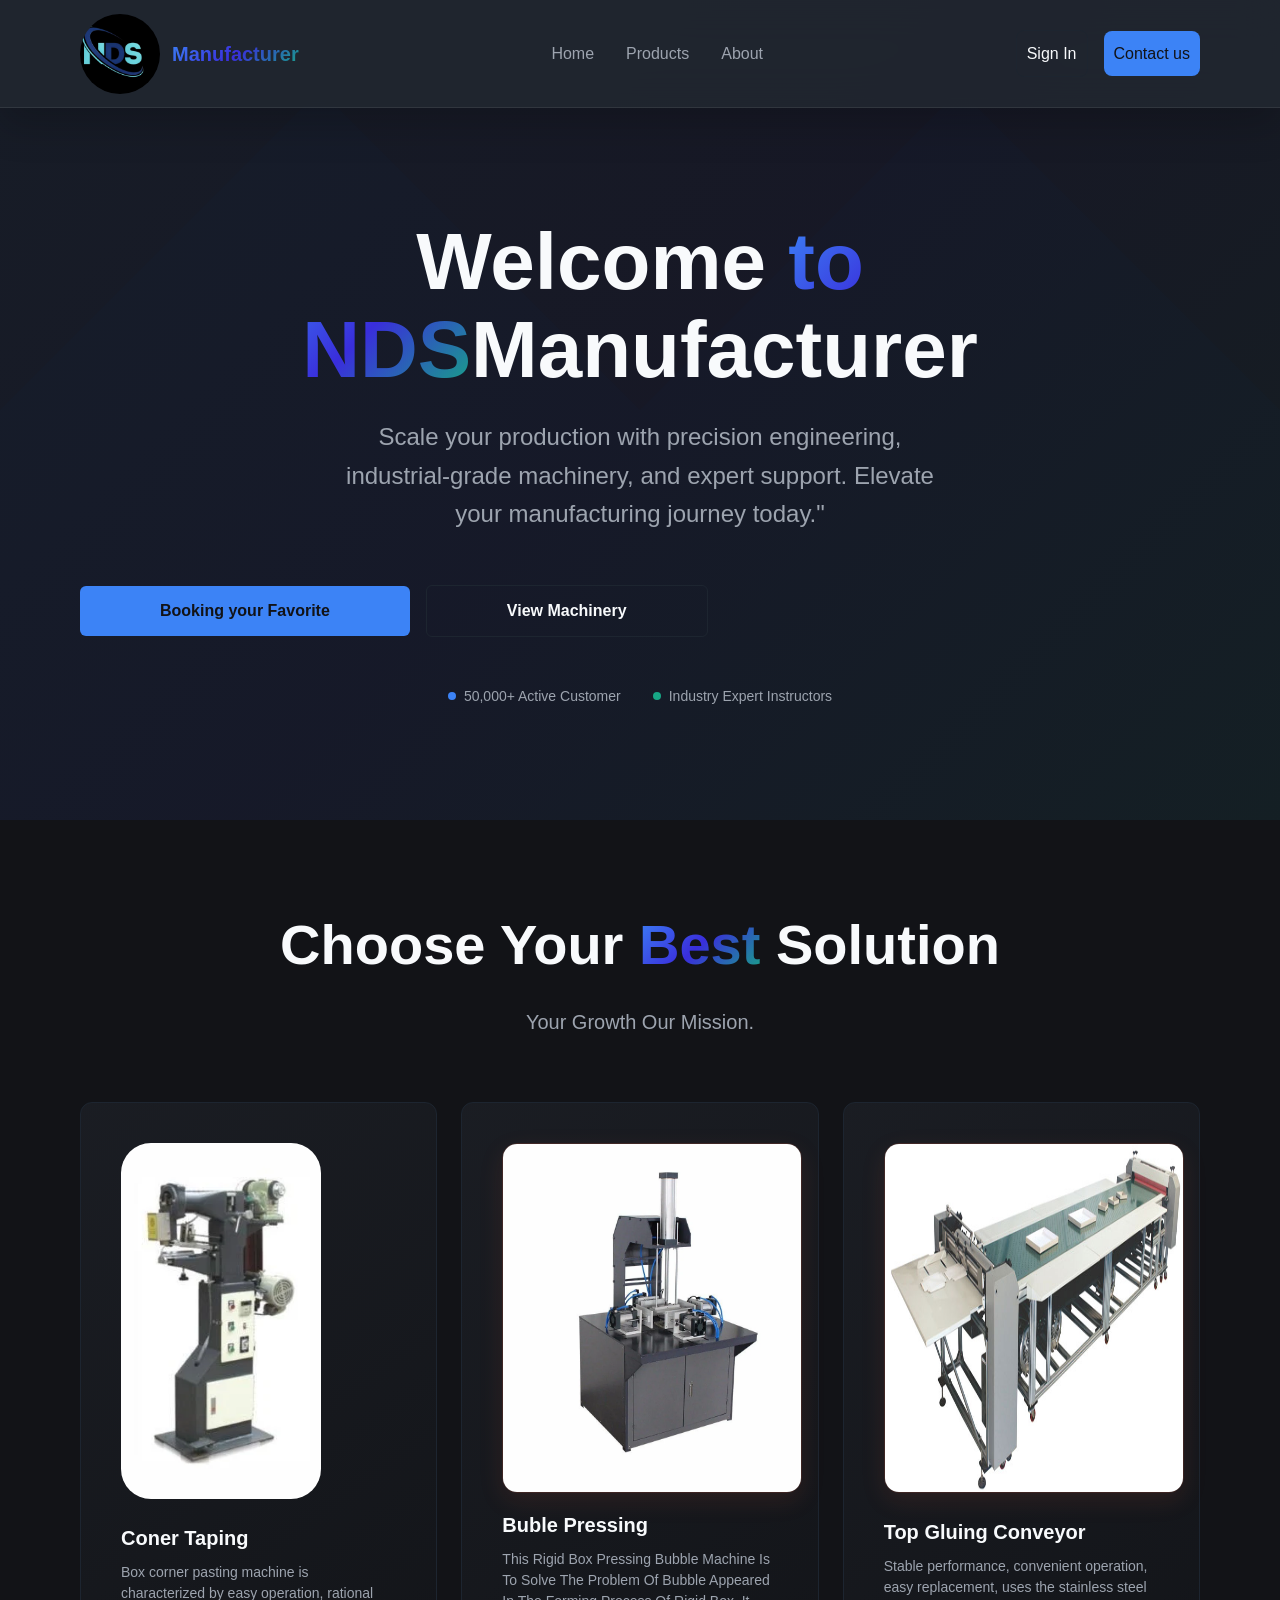
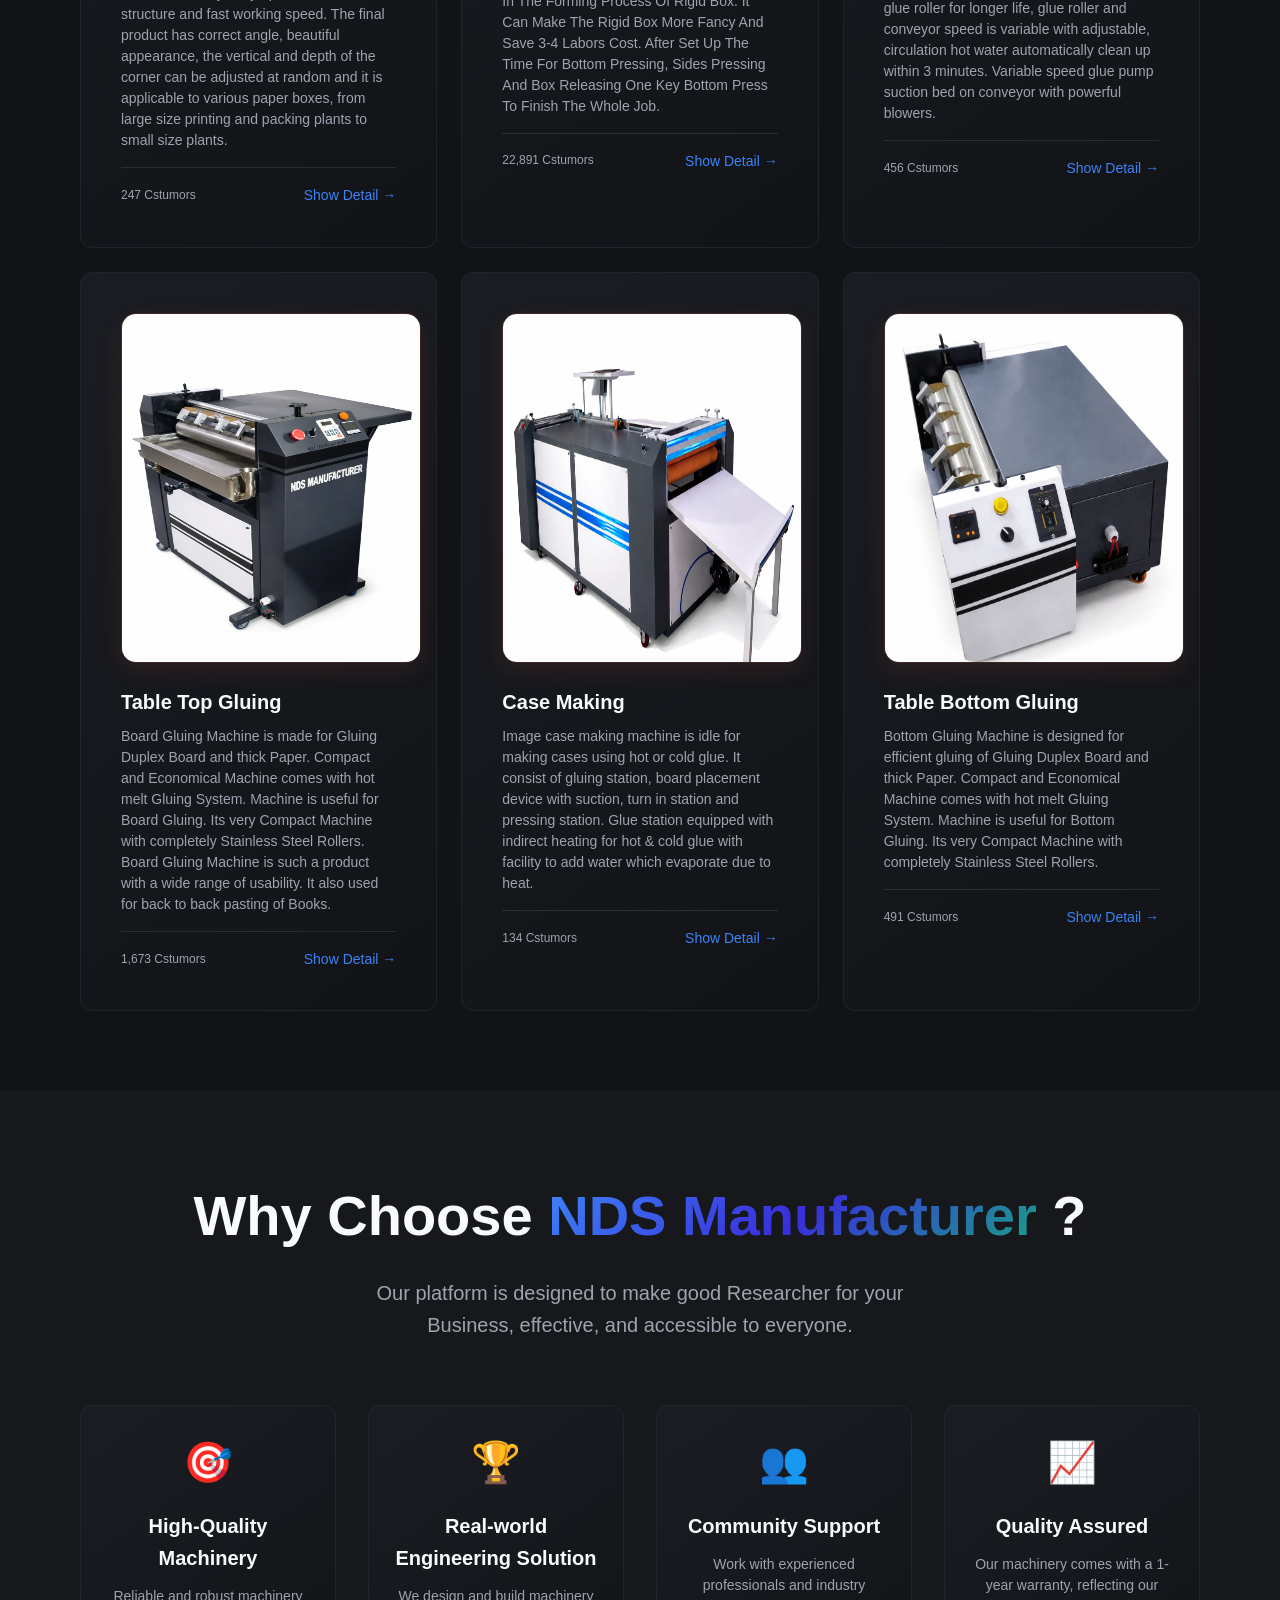
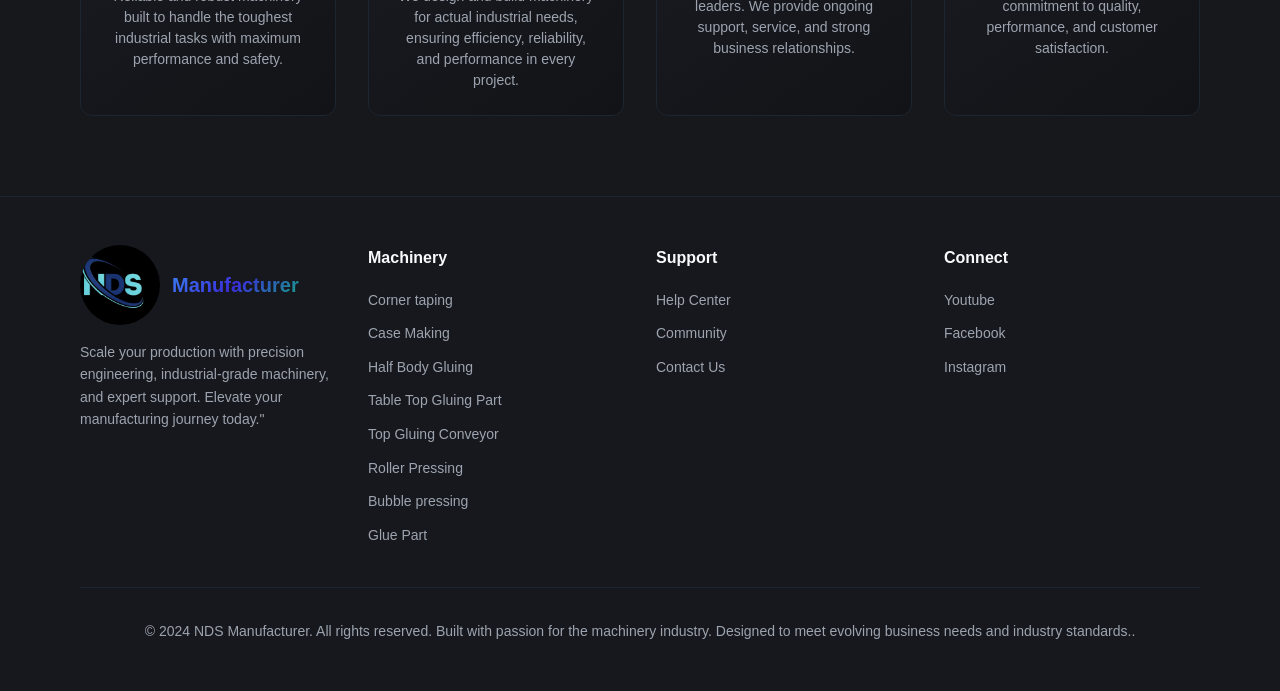
<file: index.html>
<!DOCTYPE html>
<html lang="en">
<head>
    <meta charset="UTF-8">
    <meta name="viewport" content="width=device-width, initial-scale=1.0">
    <title>NDS Manufacturer</title>
    <meta name="description" content="Learn programming languages with interactive lessons, real-world projects, and expert guidance. Start your coding journey today.">
    <link href="https://fonts.googleapis.com/css2?family=Inter:wght@300;400;500;600;700;800&family=Poppins:wght@400;500;600;700;800&display=swap" rel="stylesheet">
    <link rel="stylesheet" href="https://cdnjs.cloudflare.com/ajax/libs/font-awesome/6.4.0/css/all.min.css">
    <link rel="stylesheet" href="styles.css">
</head>
<body>
    <div class="scroll-progress" ></div>
    <!-- Header -->
    <header class="header">
        <div class="container">
            <div class="header-content">
                <div class="logo-section">
                    <div><img src="nds logo.jpeg" width="50px" class="logo"><a href="index.html"></a></div>
                    <h1 class="logo-text">Manufacturer </h1>
                </div>
                
                <nav class="nav" id="navMenu">
                    <a href="index.html">Home </a>
                    <a href="product.html">Products</a>
                    <!-- <a href="booking.html">Booking</a> -->
                    <a href="about.html">About</a>
                </nav>
                
                <div class="header-buttons">
                    <a href="auth.html" class="btn btn-outline">Sign In</a>
                    <a href="about.html" class="btn btn-primary"> Contact us </a>
                </div>
                <!-- Hamburger Button -->
                    <button class="menu-toggle" aria-label="Toggle navigation menu">
                        <i class="fas fa-bars"></i>
                    </button>
            </div>
        </div>
    </header>

    <!-- Hero Section -->
    <section class="hero">
        <div class="hero-bg"></div>
        <div class="hero-gradient"></div>
        
        <div class="container">
            <br>
            <div class="hero-content">
                <h1 class="hero-title">
                    Welcome <span class="hero-gradient-text">to NDS</span>Manufacturer 
                </h1>
                <p class="hero-subtitle">
                   Scale your production with precision engineering, industrial-grade machinery, and expert support. 
                   Elevate your manufacturing journey today."
                </p>
                
                <div class="hero-buttons">
                    <a href="booking.html" class="btn btn-primary btn-lg">Booking your Favorite </a>
                    <a href="product.html" class="btn btn-outline btn-lg">View Machinery </a>
                </div>
                
                <div class="hero-stats">
                    <div class="stat-item">
                        <span class="stat-dot dot-primary"></span>
                        50,000+ Active Customer
                    </div>
                   
                    <div class="stat-item">
                        <span class="stat-dot dot-accent"></span>
                        Industry Expert Instructors
                    </div>
                </div>
            </div>
        </div>
    </section>

    <!--machinery Section -->
    <section id="languages" class="section">
        <div class="container">
            <h2 class="section-title">
                Choose Your <span class="hero-gradient-text">Best</span> Solution
            </h2>
            <p class="section-subtitle">
                Your Growth Our Mission.
            </p>
            <!--coder of coner taping machine-->
            
            <div class="languages-grid">
                <div class="language-card" data-language="python">
                    <div class="card-header">
                        <div><img src="coner taping.webp" class="imeg"><br></div>
                        </div>
                    <h3 class="card-title">Coner Taping</h3>
                    <p class="card-description">Box corner pasting machine is characterized by easy operation, rational structure and fast working speed. The final product has correct angle, beautiful appearance, the vertical and depth of the corner can be adjusted at random and it is applicable to various paper boxes, from large size printing and packing plants to small size plants.</p>
                    <div class="card-footer">
                        <span class="student-count">247 Cstumors</span>
                        <a href="product.html#corner-taping" class="start-btn">Show Detail →</a>
                    </div>
                </div>




                <!--coder of Glue part machine -->




                <div class="language-card" data-language="javascript">
                    <div class="card-header">
                        <img src="rigid-box-bubble-pressing-machine-1000x1000.webp" class="imeg2"><br>
                    </div>
                    <h3 class="card-title">Buble Pressing</h3>
                    <p class="card-description">This Rigid Box Pressing Bubble Machine Is To Solve The Problem Of Bubble Appeared In The Forming Process Of Rigid Box. It Can Make The Rigid Box More Fancy And Save 3-4 Labors Cost. After Set Up The Time For Bottom Pressing, Sides Pressing And Box Releasing One Key Bottom Press To Finish The Whole Job.</p>
                    <div class="card-footer">
                        <span class="student-count">22,891 Cstumors</span>
                        <a href="product.html#buble-pressing" class="start-btn">Show Detail →</a>
                    </div>
                </div>

                <!-- code of conveyor machine-->

                <div class="language-card" data-language="react">
                    <div class="card-header">
                        <div><img src="mrs81491568090237.jpg" class="imeg2"><br></div>
                    </div>
                    <h3 class="card-title">Top Gluing Conveyor </h3>
                    <p class="card-description">Stable performance, convenient operation, easy replacement, uses the stainless steel glue roller for longer life, glue roller and conveyor speed is variable with adjustable, circulation hot water automatically clean up within 3 minutes. Variable speed glue pump suction bed on conveyor with powerful blowers.</p>
                    <div class="card-footer">
                        <span class="student-count">456 Cstumors</span>
                        <a href="product.html#top-gluing-conveyor" class="start-btn">Show Detail →</a>
                    </div>
                </div>
                <!-- Half Body Gluing Machine-->

                <div class="language-card" >
                    <div class="card-header">
                        <div><img src="Half body gluing.jpeg" class="imeg2"><br></div>
                    </div>
                    <h3 class="card-title">Table Top Gluing</h3>
                    <p class="card-description">Board Gluing Machine is made for Gluing Duplex Board and thick Paper. Compact and Economical Machine comes with hot melt Gluing System. Machine is useful for Board Gluing. Its very Compact Machine with completely Stainless Steel Rollers.

Board Gluing Machine is such a product with a wide range of usability. It also used for back to back pasting of Books.</p>
                    <div class="card-footer">
                        <span class="student-count">1,673 Cstumors</span>
                        <a href="product.html#half-body" class="start-btn">Show Detail →</a>
                    </div>
                </div>

                <!-- Case making Machine -->
                <div class="language-card" data-language="typescript">
                    <div class="card-header">
                        <div><img src="case maker.jpeg" class="imeg2"><br></div>
                    </div>
                    <h3 class="card-title">Case Making</h3>
                    <p class="card-description">Image case making machine is idle for making cases using hot or cold glue. It consist of gluing station, board placement device with suction, turn in station and pressing station. Glue station equipped with indirect heating for hot & cold glue with facility to add water which evaporate due to heat.</p>
                    <div class="card-footer">
                        <span class="student-count">134 Cstumors</span>
                        <a href="product.html#case-making" class="start-btn">Show Detail →</a>
                    </div>
                </div>
                <!-- Bottom Gluing Machine -->
                <div class="language-card" data-language="cpp">
                    <div class="card-header">
                       
                        <div><img src="Bottom gluing .jpeg" class="imeg2"><br></div>
                    </div>
                    <h3 class="card-title">Table Bottom Gluing </h3>
                    <p class="card-description">Bottom Gluing Machine is designed for efficient gluing of  Gluing Duplex Board and thick Paper. Compact and Economical Machine comes with hot melt Gluing System. Machine is useful for Bottom Gluing. Its very Compact Machine with completely Stainless Steel Rollers.


                    </p>
                    <div class="card-footer">
                        <span class="student-count">491 Cstumors</span>
                        <a href="product.html#bottom-gluing" class="start-btn">Show Detail →</a>
                    </div>
                </div>
            </div>
        </div>
    </section>

    <!-- Features Section -->
    <section id="features" class="section features-section">
        <div class="container">
            <h2 class="section-title">
                Why Choose <span class="hero-gradient-text">NDS Manufacturer </span>?
            </h2>
            <p class="section-subtitle">
                Our platform is designed to make good Researcher for your Business, effective, and accessible to everyone.
            </p>
            
            <div class="features-grid">
                <div class="feature-card">
                    <div class="feature-icon">🎯</div>
                    <h3 class="feature-title">High-Quality Machinery</h3>
                    <p class="feature-description">Reliable and robust machinery built to handle the toughest industrial tasks with maximum performance and safety.</p>
                </div>

                <div class="feature-card">
                    <div class="feature-icon">🏆</div>
                    <h3 class="feature-title"> Real-world Engineering Solution </h3>
                    <p class="feature-description">We design and build machinery for actual industrial needs, ensuring efficiency, reliability, and performance in every project.</p>
                </div>

                <div class="feature-card">
                    <div class="feature-icon">👥</div>
                    <h3 class="feature-title">Community Support</h3>
                    <p class="feature-description"> Work with experienced professionals and industry leaders. We provide ongoing support, service, and strong business relationships.</p>
                </div>

                <div class="feature-card">
                    <div class="feature-icon">📈</div>
                    <h3 class="feature-title">Quality Assured</h3>
                    <p class="feature-description">Our machinery comes with a 1-year warranty, reflecting our commitment to quality, performance, and customer satisfaction.</p>
                </div>
            </div>
        </div>
    </section>

    <!-- Footer -->
    <footer class="footer">
        <div class="container">
            <div class="footer-grid">
                <div class="footer-section">
                    <div class="logo-section">
                        <div class="logo-icon"><img src="nds logo.jpeg"  class="logo"></div>
                        <h3 class="logo-text"> Manufacturer </h3>
                    </div>
                    <p style="color: var(--muted-foreground); font-size: 0.875rem; margin-top: 1rem;">
                        Scale your production with precision engineering, industrial-grade machinery, and expert support. 
                        Elevate your manufacturing journey today."
                    </p>
                </div>
                
                <div class="footer-section">
                    <h4> Machinery </h4>
                    <ul>
                        
                        <li><a href="product.html#corner-taping"> Corner taping</a></li>
                        <li><a href="product.html#case-making"> Case Making </a></li>
                        <li><a href="product.html#half-body"> Half Body Gluing </a></li>
                        <li><a href="product.html#bottom-gluing"> Table Top Gluing Part </a></li>
                        <li><a href="product.html#top-gluing-conveyor"> Top Gluing Conveyor  </a></li>
                        <li><a href="product.html#roller-pressing"> Roller Pressing </a></li>
                        <li><a href="product.html#bubble-pressing"> Bubble pressing </a></li>
                        <li><a href="product.html#glue-part"> Glue Part </a></li>



                    </ul>
                </div>
                
                <div class="footer-section">
                    <h4>Support</h4>
                    <ul>
                        <li><a href="about.html">Help Center</a></li>
                        <li><a href="about.html#com">Community</a></li>
                        <li><a href="about.html#contact-info">Contact Us</a></li>
                        <!-- <li><a href="#">FAQ</a></li> -->
                    </ul>
                </div>
                
                <div class="footer-section">
                    <h4>Connect</h4>
                    <ul>
                        <li><a href="#"> Youtube </a></li>
                        <li><a href="#"> Facebook </a></li>
                        <li><a href="#"> Instagram </a></li>

                    </ul>
                </div>
            </div>
            
            <div class="footer-bottom">
                <p>&copy; 2024 NDS Manufacturer. All rights reserved. Built with passion for the machinery industry. Designed to meet evolving business needs and industry standards..</p>
            </div>
        </div>
    </footer>

    <script src="js.js"></script>
</body>
</html>
</file>
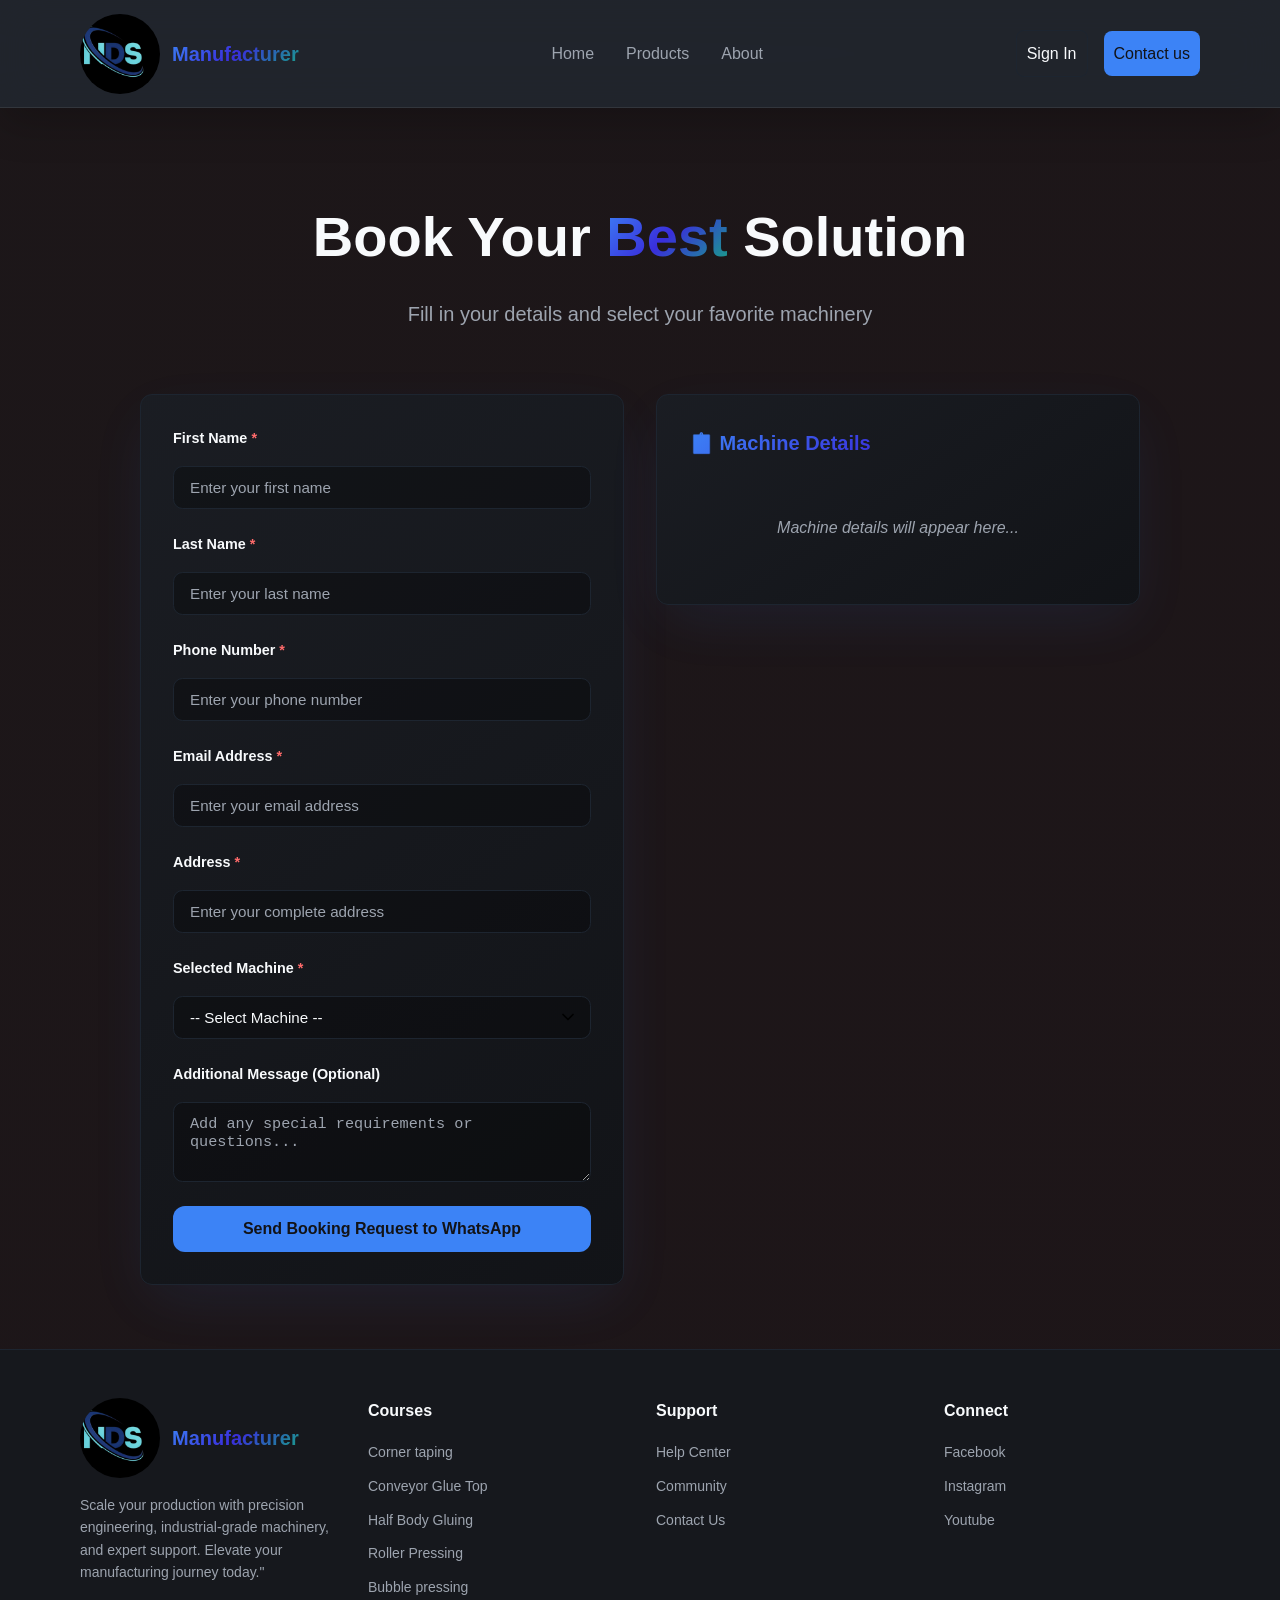
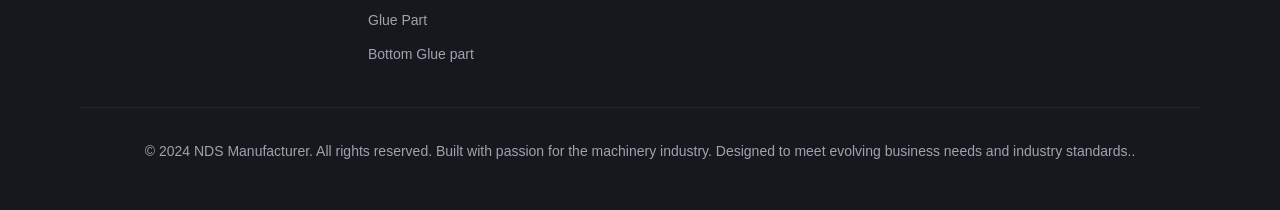
<file: booking.html>
<!DOCTYPE html>
<html lang="en">
<head>
    <meta charset="UTF-8">
    <meta name="viewport" content="width=device-width, initial-scale=1.0">
    <title>CodeLearn - Master Programming Languages</title>
    <meta name="description" content="Learn programming languages with interactive lessons, real-world projects, and expert guidance. Start your coding journey today.">
    <link href="https://fonts.googleapis.com/css2?family=Inter:wght@300;400;500;600;700;800&family=Poppins:wght@400;500;600;700;800&display=swap" rel="stylesheet">
    <link rel="stylesheet" href="https://cdnjs.cloudflare.com/ajax/libs/font-awesome/6.4.0/css/all.min.css">
    <link rel="stylesheet" href="styles.css">
</head>
<body>
     <div class="scroll-progress" ></div>
    <!-- Header -->
    <header class="header">
        <div class="container">
            <div class="header-content">
                <div class="logo-section">
                    <div><img src="nds logo.jpeg" width="50px" class="logo"></div>
                    <h1 class="logo-text">Manufacturer </h1>
                </div>
                
                <nav class="nav" id="navMenu">
                    <a href="index.html">Home </a>
                    <a href="product.html">Products</a>
                    <!-- <a href="booking.html">Booking</a> -->
                    <a href="about.html">About</a>
                </nav>
                
                <div class="header-buttons">
                    <a href="auth.html" class="btn btn-outline">Sign In</a>
                    <a href="about.html" class="btn btn-primary"> Contact us </a>
                </div>
                <!-- Hamburger Button -->
                    <button class="menu-toggle" aria-label="Toggle navigation menu">
                        <i class="fas fa-bars"></i>
                    </button>
            </div>
        </div>
    </header>

   
    <!-- Booking Form Section -->
    <section id="booking" class="section booking-section">
        <div class="container">
            <br><br><br><br><br>

            <h2 class="section-title">
                Book Your <span class="hero-gradient-text">Best</span> Solution
            </h2>
            <p class="section-subtitle">
                Fill in your details and select your favorite machinery
            </p>
            
            <div class="booking-container">
                
                <!-- Booking Form -->
                <form id="bookingForm" class="booking-form" method="post">
                    <div class="form-group">
                        <label for="firstName">First Name <span class="required">*</span></label>
                        <input type="text" id="firstName" name="firstName" placeholder="Enter your first name" required>
                    </div>

                    <div class="form-group">
                        <label for="lastName">Last Name <span class="required">*</span></label>
                        <input type="text" id="lastName" name="lastName" placeholder="Enter your last name" required>
                    </div>

                    <div class="form-group">
                        <label for="phone">Phone Number <span class="required">*</span></label>
                        <input type="tel" id="phone" name="phone" placeholder="Enter your phone number" required>
                    </div>

                    <div class="form-group">
                        <label for="email">Email Address <span class="required">*</span></label>
                        <input type="email" id="email" name="email" placeholder="Enter your email address" required>
                    </div>

                    <div class="form-group">
                        <label for="address">Address <span class="required">*</span></label>
                        <input type="text" id="address" name="address" placeholder="Enter your complete address" required>
                    </div>

                    <div class="form-group">
                        <label for="machinery">Selected Machine <span class="required">*</span></label>
                        <select id="machinery" name="machinery" required>
                            <option value="">-- Select Machine --</option>
                            <option value="Corner Taping Machine">Corner Taping Machine</option>
                            <option value="Case Making Machine">Case Making Machine</option>
                            <option value="Half Body Gluing Machine">Half Body Gluing Machine</option>
                            <option value="Table top Gluing Machine">Table top Gluing Machine</option>
                            <option value="Top Gluing Conveyor Machine">Top Gluing Conveyor Machine</option>
                        </select>
                    </div>

                    <div class="form-group">
                        <label for="message">Additional Message (Optional)</label>
                        <textarea id="message" name="message" placeholder="Add any special requirements or questions..." rows="3"></textarea>
                    </div>

                    <button type="submit" class="btn btn-primary btn-lg">Send Booking Request to WhatsApp</button>
                </form>

                <!-- Machine Details Box - Right Side -->
                <div class="machine-details-box">
                    <h3>📋 Machine Details</h3>
                    <div id="machineDetailsDisplay" class="machine-details-display">
                        <p class="placeholder-text">Machine details will appear here...</p>
                    </div>
                </div>
            </div>
        </div>
    </section>

    <!-- Features Section -->
    
    <!-- Footer -->
    <footer class="footer">
        <div class="container">
            <div class="footer-grid">
                <div class="footer-section">
                    <div class="logo-section">
                        <div class="logo-icon"><img src="nds logo.jpeg"  class="logo"></div>
                        <h3 class="logo-text">Manufacturer</h3>
                    </div>
                    <p style="color: var(--muted-foreground); font-size: 0.875rem; margin-top: 1rem;">
Scale your production with precision engineering, industrial-grade machinery, and expert support. 
                        Elevate your manufacturing journey today."                    </p>
                </div>
                
                <div class="footer-section">
                    <h4>Courses</h4>
                    <ul>
                         
                        <li><a href="#"> Corner taping</a></li>
                        <li><a href="#"> Conveyor Glue Top </a></li>
                        <li><a href="#"> Half Body Gluing </a></li>
                        <li><a href="#"> Roller Pressing </a></li>
                        <li><a href="#"> Bubble pressing </a></li>
                        <li><a href="#"> Glue Part </a></li>
                        <li><a href="#"> Bottom Glue part </a></li>
                    </ul>
                </div>
                
                <div class="footer-section">
                    <h4>Support</h4>
                    <ul>
                       <li><a href="#">Help Center</a></li>
                        <li><a href="#">Community</a></li>
                        <li><a href="#">Contact Us</a></li>
                    </ul>
                </div>
                
                <div class="footer-section">
                    <h4>Connect</h4>
                    <ul>
                        <li><a href="#"> Facebook </a></li>
                        <li><a href="#"> Instagram </a></li>
                        <li><a href="#"> Youtube </a></li>
                    </ul>
                </div>
            </div>
            
            <div class="footer-bottom">
                <p>&copy; 2024 NDS Manufacturer. All rights reserved. Built with passion for the machinery industry. Designed to meet evolving business needs and industry standards..</p>
            </div>
        </div>
    </footer>

    <script src="js.js"></script>
</body>
</html>
</file>
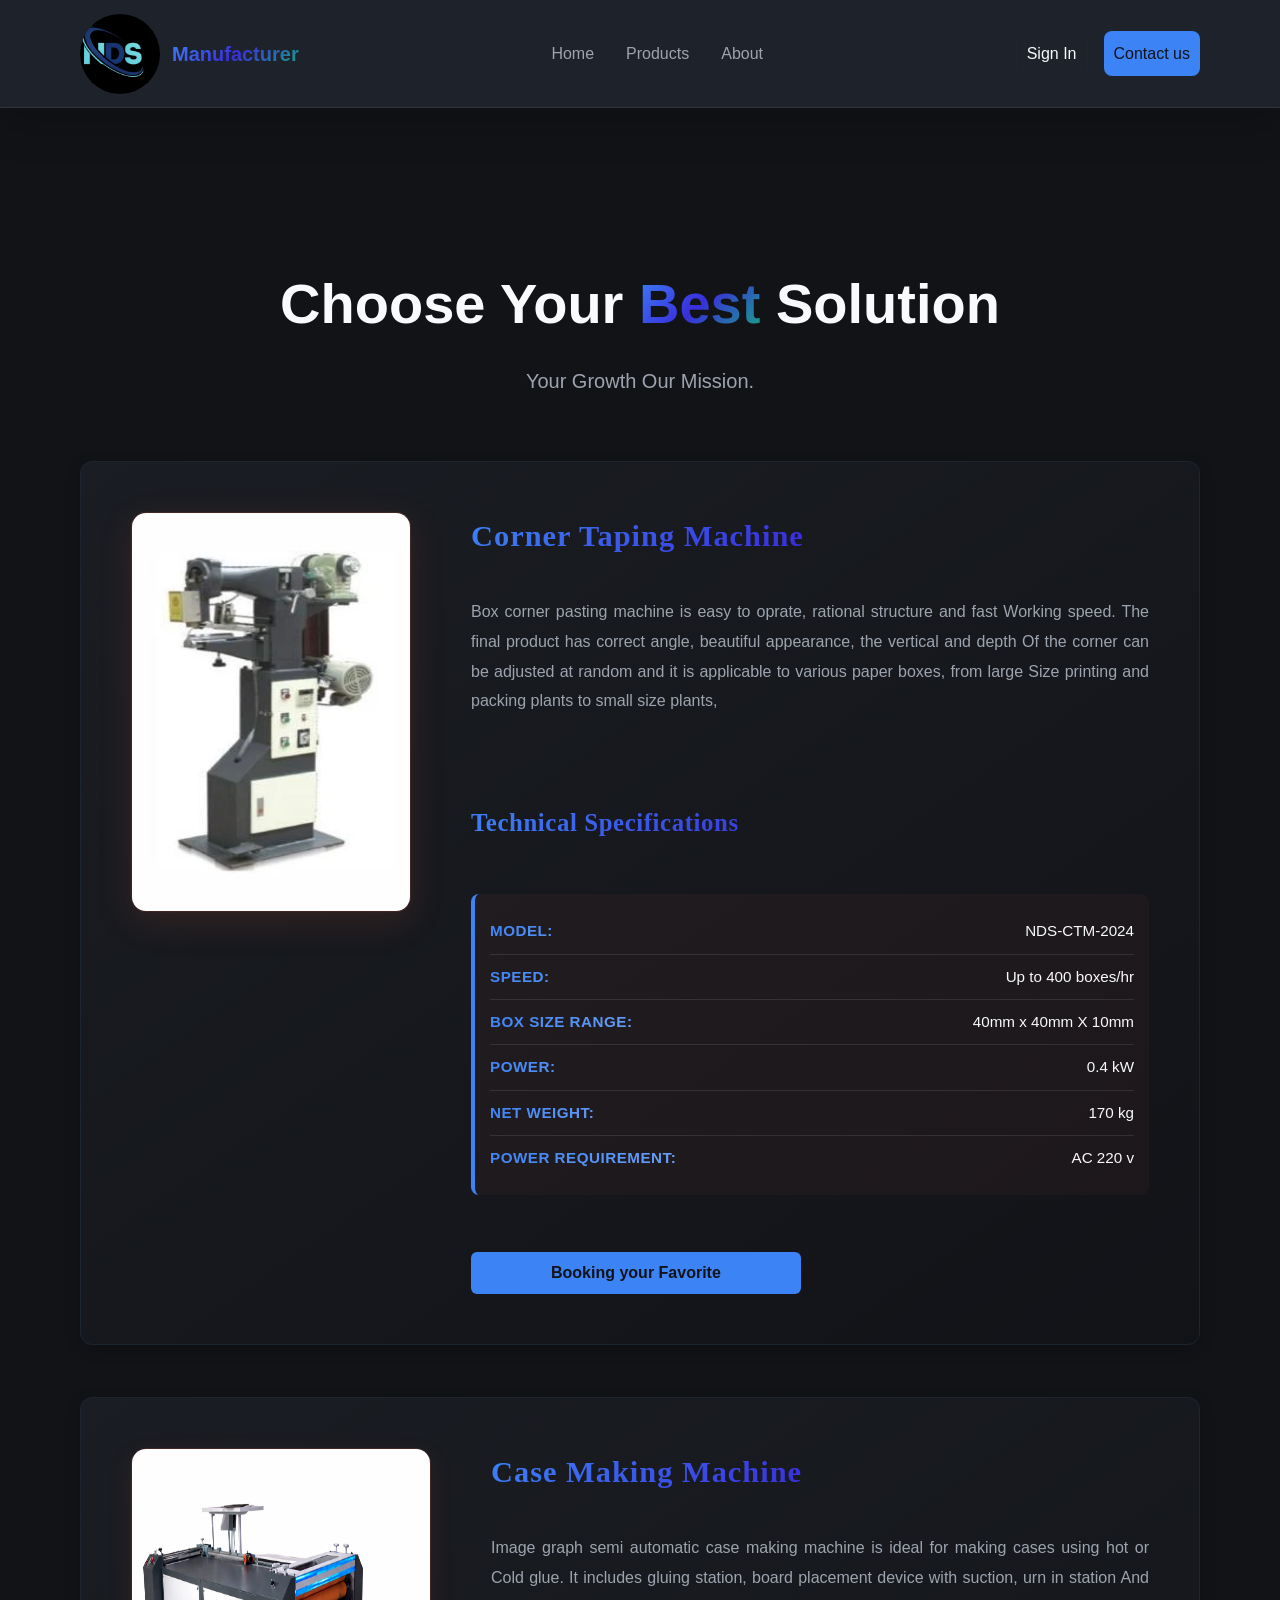
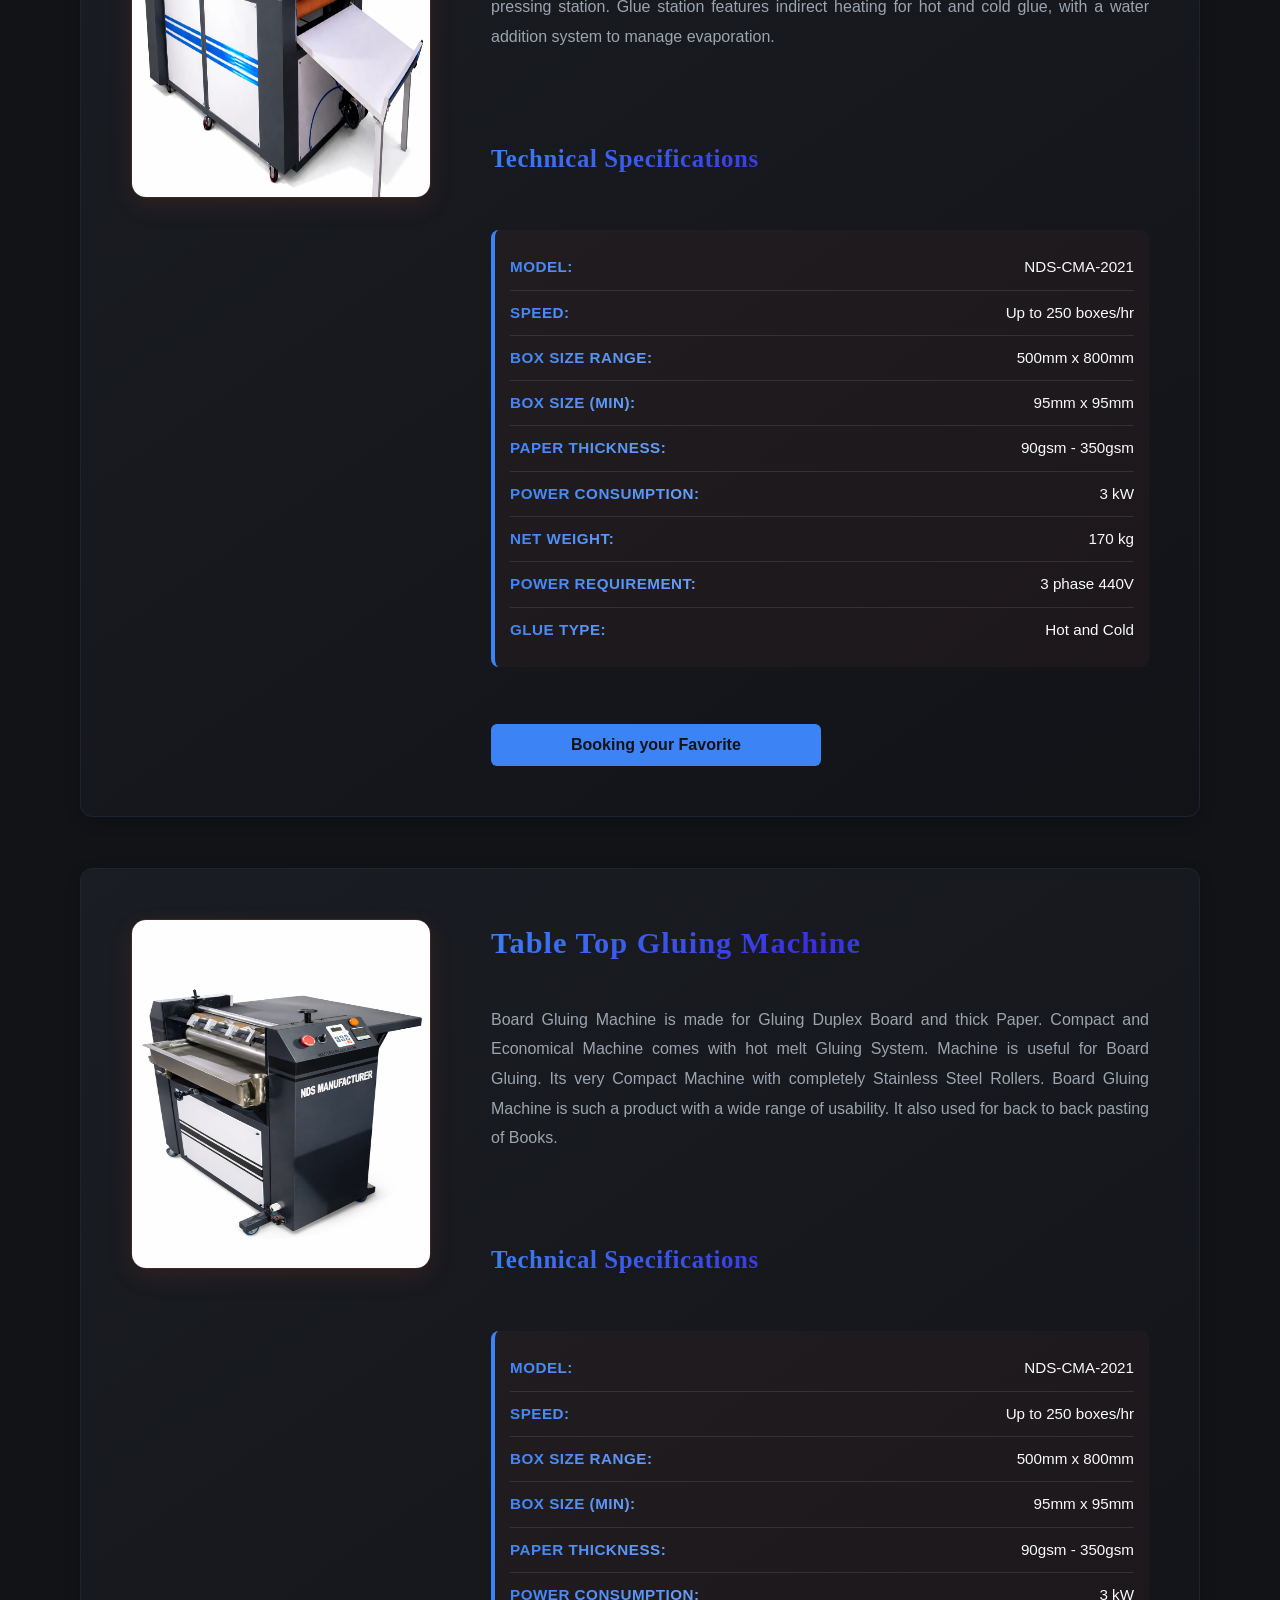
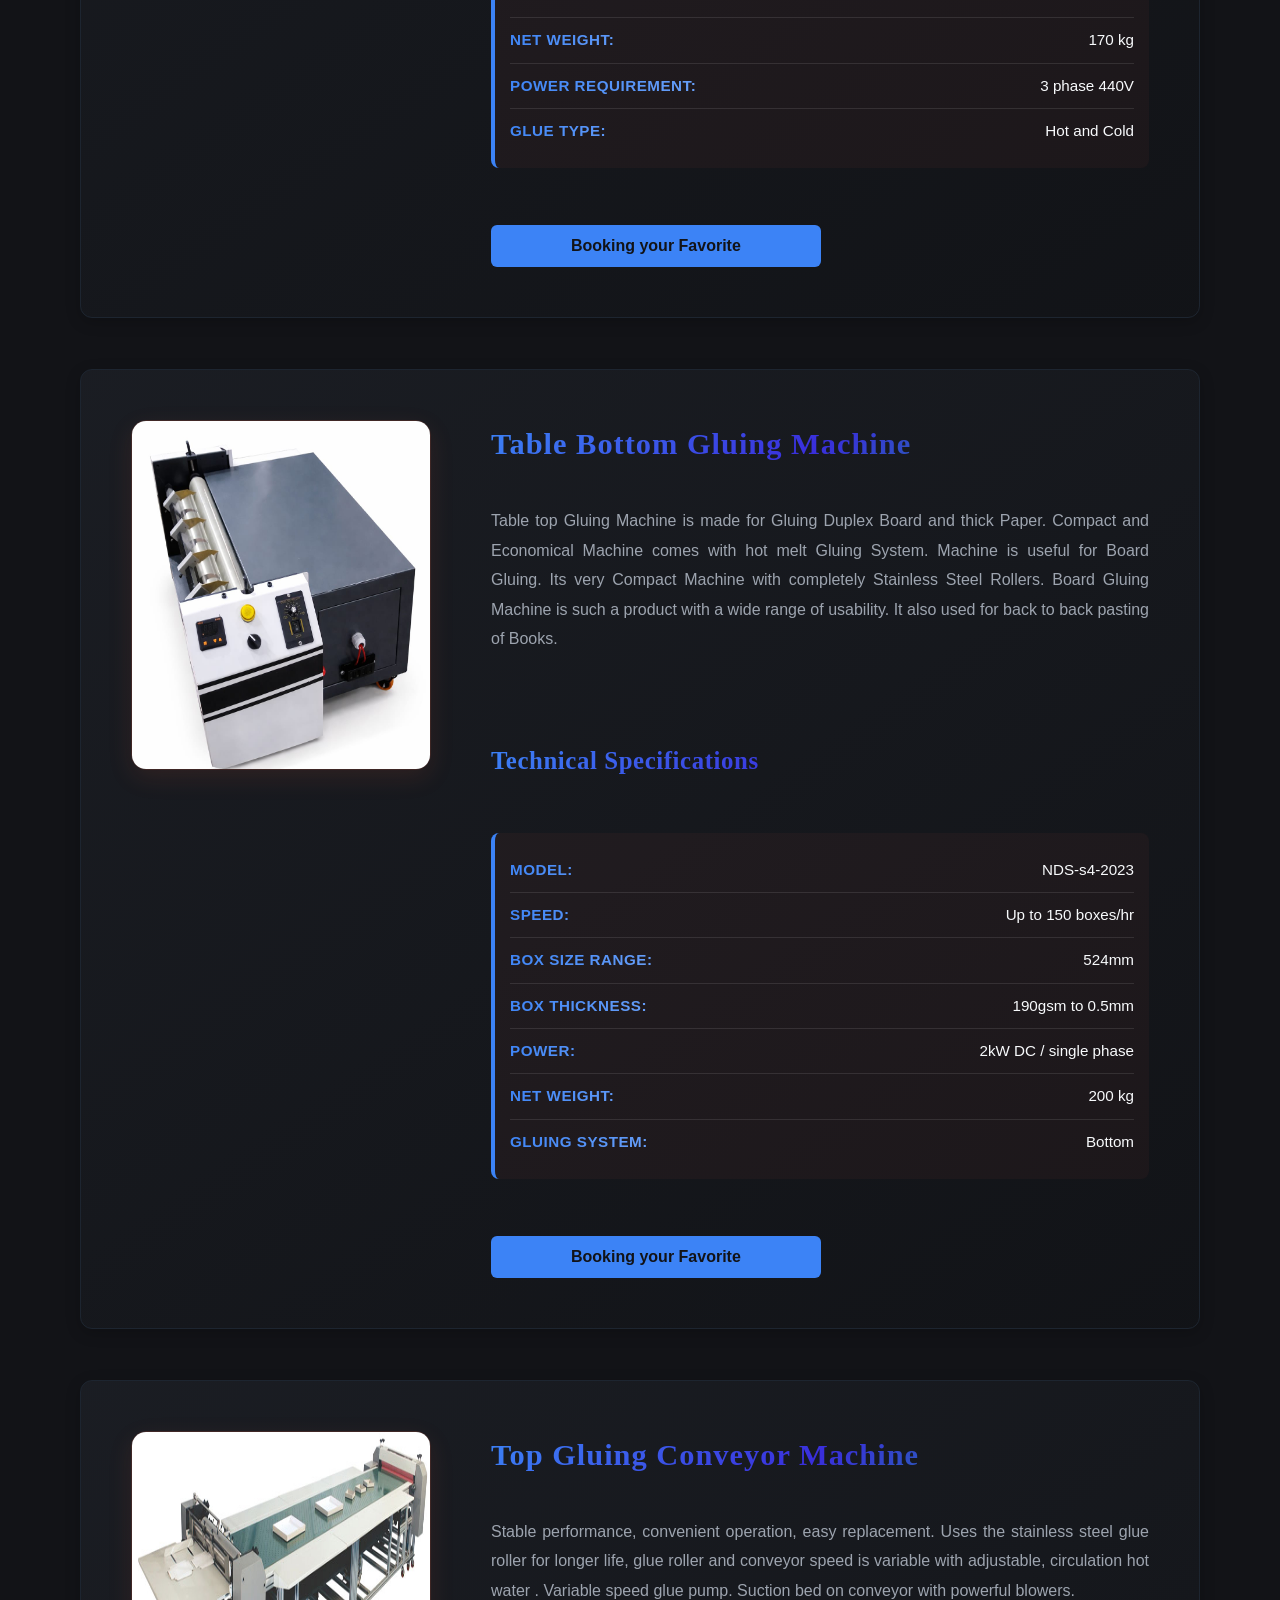
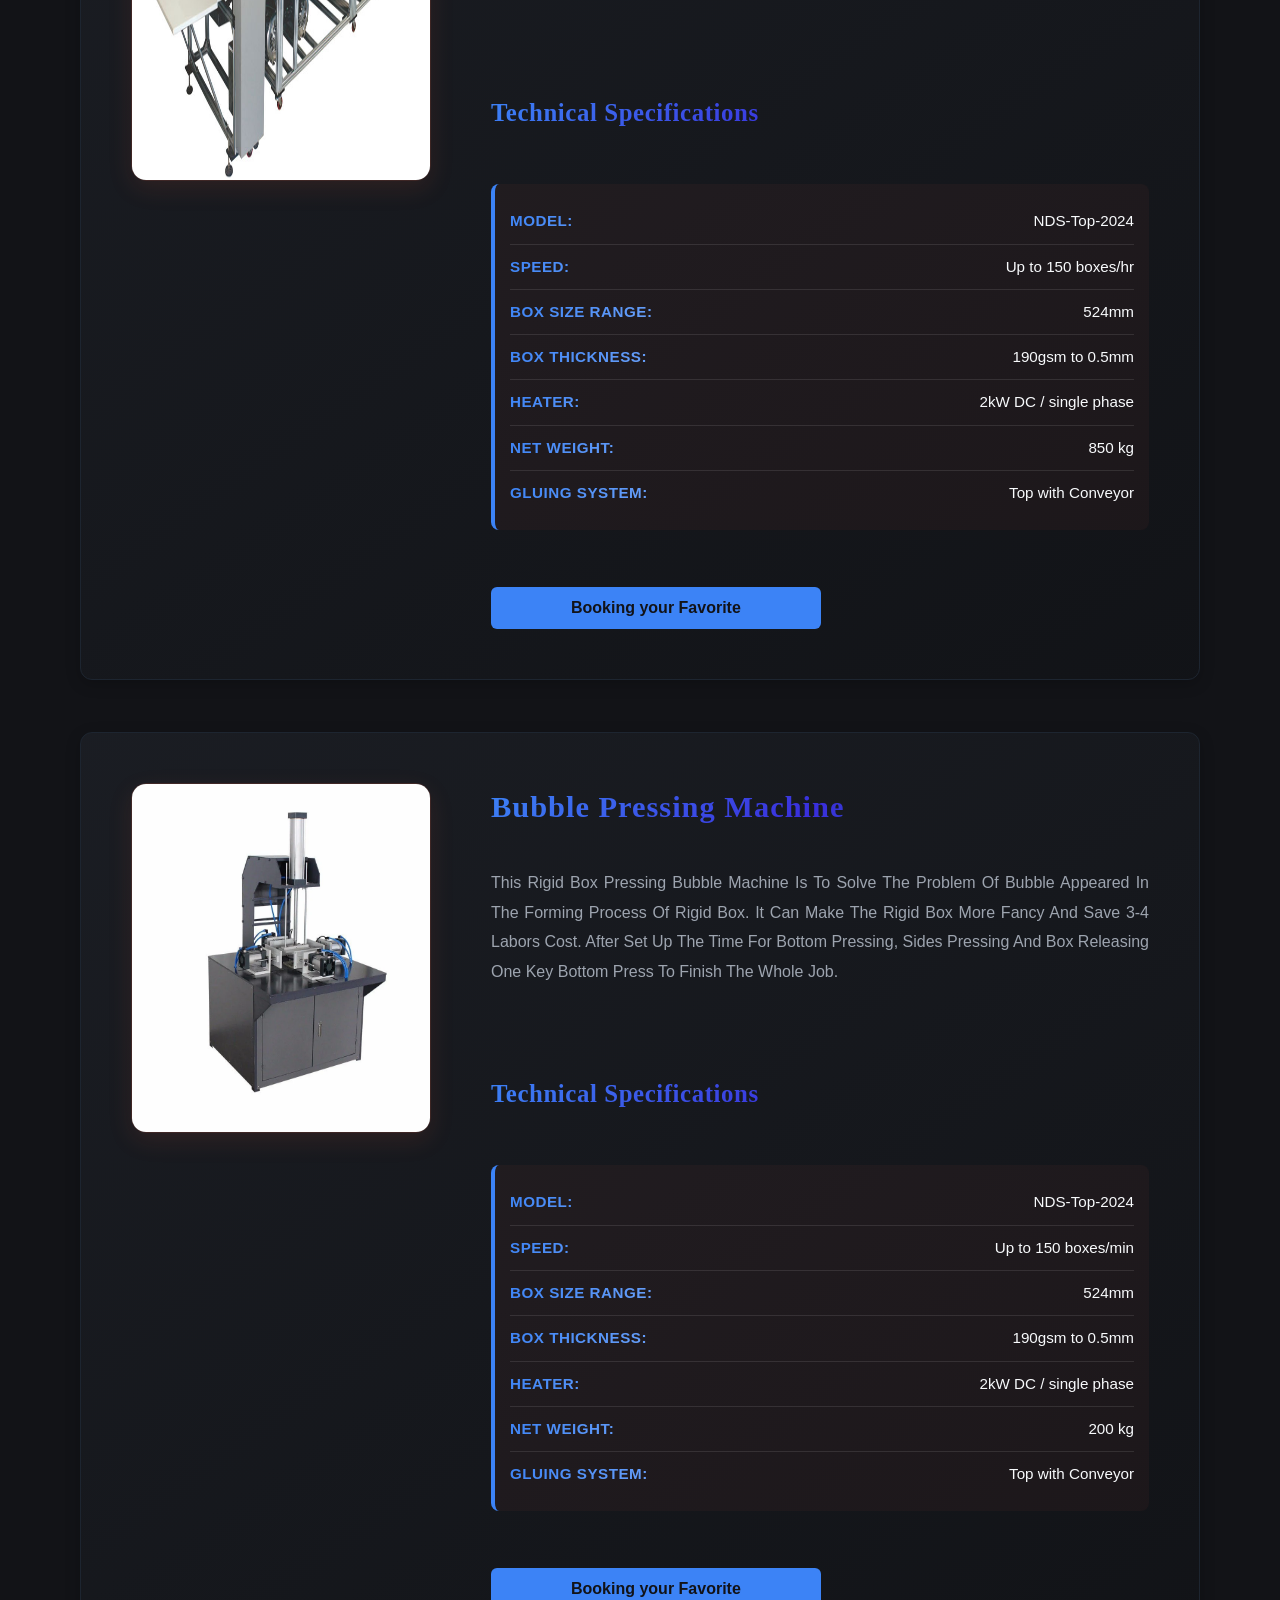
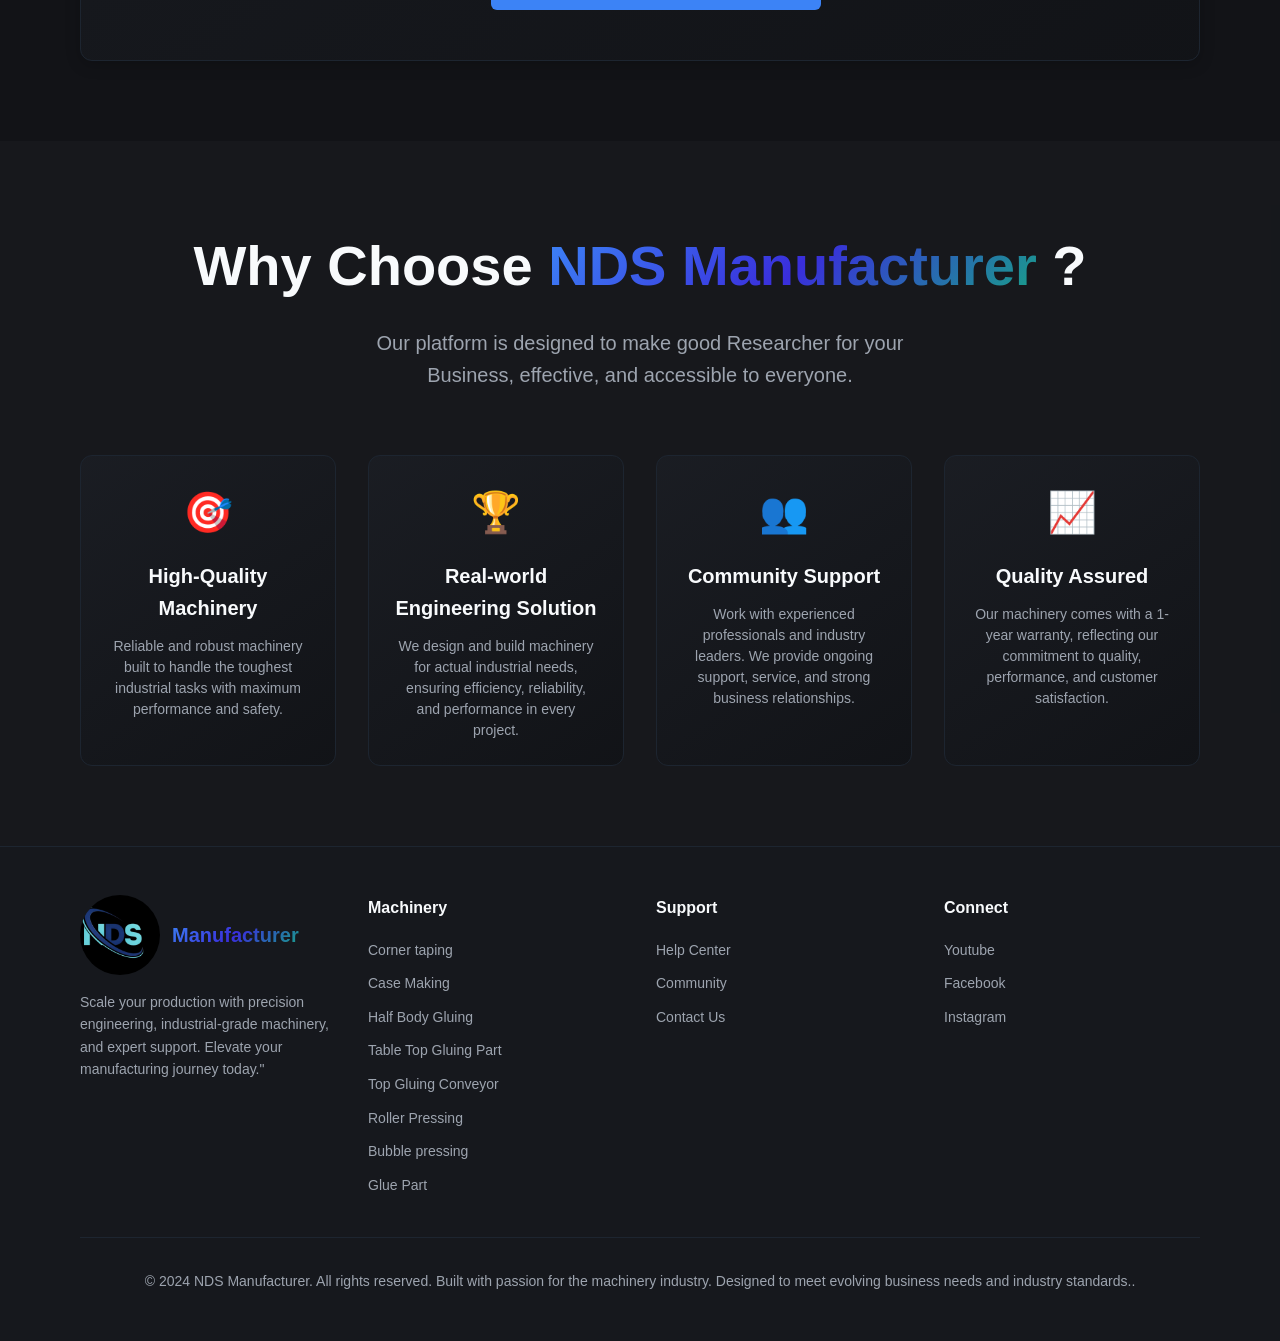
<file: product.html>
<!DOCTYPE html>
<html lang="en">
<head>
    <meta charset="UTF-8">
    <meta name="viewport" content="width=device-width, initial-scale=1.0">
    <title>NDS Manufacturer</title>
    <meta name="description" content="Learn programming languages with interactive lessons, real-world projects, and expert guidance. Start your coding journey today.">
    <link href="https://fonts.googleapis.com/css2?family=Inter:wght@300;400;500;600;700;800&family=Poppins:wght@400;500;600;700;800&display=swap" rel="stylesheet">
    <link rel="stylesheet" href="https://cdnjs.cloudflare.com/ajax/libs/font-awesome/6.4.0/css/all.min.css">
    <link rel="stylesheet" href="styles.css">
</head>
<body>
    <div class="scroll-progress" ></div>
    <!-- Header -->
    <header class="header">
        <div class="container">
            <div class="header-content">
                <div class="logo-section">
                    <div><a href="index.html"><img src="nds logo.jpeg" width="50px" class="logo"></a></div>
                    <h1 class="logo-text">Manufacturer </h1>
                </div>
                
                <nav class="nav" id="navMenu">
                    <a href="index.html">Home </a>
                    <a href="product.html">Products</a>
                    <!-- <a href="booking.html">Booking</a> -->
                    <a href="about.html">About</a>
                </nav>
                
                <div class="header-buttons">
                    <a href="auth.html" class="btn btn-outline">Sign In</a>
                    <a href="about.html" class="btn btn-primary"> Contact us </a>
                </div>
                <!-- Hamburger Button -->
                    <button class="menu-toggle" aria-label="Toggle navigation menu">
                        <i class="fas fa-bars"></i>
                    </button>
            </div>
        </div>
    </header>

   
    <br><br><br><br><br><br><br>

    <!--machinery Section -->
    <section id="languages" class="section">
        <div class="container">
            <h2 class="section-title">
                Choose Your <span class="hero-gradient-text">Best</span> Solution
            </h2>
            <p class="section-subtitle">
                Your Growth Our Mission.
            </p>
            <!--coder of coner taping machine-->
            
            <div>
                <div class="machinery-card" id="corner-taping">
                    <img src="coner taping.webp" alt="Corner Taping Machine" class="prodect-image">
                    <div class="machinery-text">
                        <h1 class="machinery-title">Corner Taping Machine</h1>
                        <p class="machinery-description">Box corner pasting machine is easy to oprate, rational structure and fast Working speed.  
                         The final product has correct angle, beautiful  

                            appearance, the vertical and depth Of the corner  

can be adjusted at random and it is applicable to  
various paper boxes, from large Size printing and  
packing plants to small size plants,</p>
                            <h1 class="machinery-title">Technical Specifications</h1>
                            <ul class="techn-speci">
                                <li><span>Model:</span> NDS-CTM-2024</li>
                                <li><span>Speed:</span> Up to 400 boxes/hr</li>
                                <li><span>Box Size Range:</span> 40mm x 40mm X 10mm</li>
                                <li><span>Power:</span> 0.4 kW</li>
                                <li><span>Net Weight:</span> 170 kg</li>
                                <li><span>Power Requirement:</span> AC 220 v</li>
                            </ul>
                            <div><button type="button" class="btn btn-primary btn-lg booking-btn" data-machine="Corner Taping Machine" data-specs="NDS-CTM-2024 | Up to 120 boxes/min | 40mm x 40mm x 10mm | 0.4 kW | 170 kg | AC 220V">Booking your Favorite </button></div>
                        </div>
                        
                    </div>
                    <br><br>
                    <!--code of second machinery card-->

                     <div class="machinery-card" id="case-making">
                    <img src="case maker.jpeg" alt="Case Making Machine" class="imeg2">
                    <div class="machinery-text">
                        <h1 class="machinery-title">Case Making Machine</h1>
                        <p class="machinery-description">Image graph semi automatic case making machine is ideal for making cases using hot or  
Cold glue. It includes gluing station, board placement device with suction, urn in station  
And pressing station. Glue station features indirect heating for hot and cold glue, with a water addition system to manage evaporation.</p>
                            <h1 class="machinery-title">Technical Specifications</h1>
                            <ul class="techn-speci">
                                <li><span>Model:</span> NDS-CMA-2021</li>
                                <li><span>Speed:</span> Up to 250 boxes/hr</li>
                                <li><span>Box Size Range:</span> 500mm x 800mm</li>
                                <li><span>Box Size (min):</span> 95mm x 95mm</li>
                                <li><span>Paper Thickness:</span> 90gsm - 350gsm</li>
                                <li><span>Power consumption:</span> 3 kW</li>
                                <li><span>Net Weight:</span> 170 kg</li>
                                <li><span>Power Requirement:</span> 3 phase 440V</li>
                                <li><span>Glue type:</span> Hot and Cold</li>
                            </ul>
                            <div><button type="button" class="btn btn-primary btn-lg booking-btn" data-machine="Case Making Machine" data-specs="NDS-CMA-2021 | Up to 250 boxes/min | 95mm x 95mm | 3  kW | 170 kg | 3 phase 440V | Hot/Cold Glue">Booking your Favorite </button></div>

                        </div>
                    </div>



                        <br><br>
                        <!--code of table top gluing machinery card-->

                    <div class="machinery-card" id="half-body">
                        <img src="Half body gluing.jpeg" alt="Half Body Gluing Machine" class="imeg2">
                        <div class="machinery-text">
                            <h1 class="machinery-title">Table Top Gluing Machine</h1>
                            <p class="machinery-description">Board Gluing Machine is made for Gluing Duplex Board and thick Paper. Compact and Economical Machine comes with hot melt Gluing System. Machine is useful for Board Gluing. Its very Compact Machine with completely Stainless Steel Rollers.

Board Gluing Machine is such a product with a wide range of usability. It also used for back to back pasting of Books.</p>
                                <h1 class="machinery-title">Technical Specifications</h1>
                                <ul class="techn-speci">
                                   <li><span>Model:</span> NDS-CMA-2021</li>
                                <li><span>Speed:</span> Up to 250 boxes/hr</li>
                                <li><span>Box Size Range:</span> 500mm x 800mm</li>
                                <li><span>Box Size (min):</span> 95mm x 95mm</li>
                                <li><span>Paper Thickness:</span> 90gsm - 350gsm</li>
                                <li><span>Power consumption:</span> 3 kW</li>
                                <li><span>Net Weight:</span> 170 kg</li>
                                <li><span>Power Requirement:</span> 3 phase 440V</li>
                                <li><span>Glue type:</span> Hot and Cold</li>
                            </ul>
    
                                </ul>
                                  <div><button type="button" class="btn btn-primary btn-lg booking-btn" data-machine="Half Body Gluing Machine" data-specs="NDS-CGT-2023 | Up to 150 boxes/min | 524mm | 2 kW | 200 kg | AC Single Phase | Bottom Gluing System">Booking your Favorite </button></div>

                            </div>
                        </div>

               
                <!--code of fourth machinery card-->
                  <br><br>
                        <!--code of third machinery card-->

                    <div class="machinery-card" id="bottom-gluing">
                        
                        <img src="Bottom gluing .jpeg" alt="Bottom Gluing Machine" class="imeg2">
                        <div class="machinery-text">
                            <h1 class="machinery-title">Table Bottom Gluing Machine</h1>
                            <p class="machinery-description"> Table top Gluing Machine is made for Gluing Duplex Board and thick Paper. Compact and Economical Machine comes with hot melt Gluing System. Machine is useful for Board Gluing. Its very Compact Machine with completely Stainless Steel Rollers.

Board Gluing Machine is such a product with a wide range of usability. It also used for back to back pasting of Books.</p>
                                <h1 class="machinery-title">Technical Specifications</h1>
                                <ul class="techn-speci">
                                    <li><span>Model:</span> NDS-s4-2023</li>
                                    <li><span>Speed:</span> Up to 150 boxes/hr</li>
                                    <li><span>Box Size Range:</span> 524mm</li>
                                    <li><span>Box Thickness:</span> 190gsm to 0.5mm</li>
                                    <li><span>Power:</span> 2kW DC / single phase</li>
                                    <li><span>Net Weight:</span> 200 kg</li>
                                    <li><span>Gluing system:</span> Bottom</li>
                                </ul>
                                 <div><button type="button" class="btn btn-primary btn-lg booking-btn" data-machine="Table top Gluing Machine" data-specs="NDS-s4-2023 | Up to 150 boxes/hr | 524mm | 2 kW | 200 kg | AC Single Phase | Bottom Gluing System">Booking your Favorite </button></div>

                            </div>
                </div>

                <!--code of fifth machinery card-->
                  <br><br>
                        <!--code of third machinery card-->

                    <div class="machinery-card " id="top-gluing-conveyor">
                        <img src="mrs81491568090237.jpg" alt="top gluing conveyor Machine" class="imeg2">
                        <div class="machinery-text">
                            <h1 class="machinery-title">Top Gluing Conveyor Machine</h1>
                            <p class="machinery-description">Stable performance, convenient operation, easy replacement. Uses the stainless steel glue roller for longer life, glue roller and conveyor speed is variable with adjustable, circulation hot water . Variable speed glue pump. Suction bed on conveyor with powerful blowers.</p>
                                <h1 class="machinery-title">Technical Specifications</h1>
                                <ul class="techn-speci">
                                    <li><span>Model:</span> NDS-Top-2024</li>
                                    <li><span>Speed:</span> Up to 150 boxes/hr</li>
                                    <li><span>Box Size Range:</span> 524mm</li>
                                    <li><span>Box Thickness:</span> 190gsm to 0.5mm</li>
                                    <li><span>Heater:</span> 2kW DC / single phase</li>
                                    <li><span>Net Weight:</span> 850 kg</li>
                                    <li><span>Gluing system:</span> Top with Conveyor</li>
                                </ul>
                               <div><button type="button" class="btn btn-primary btn-lg booking-btn" data-machine="Top Gluing Conveyor Machine" data-specs="NDS-Top-2024 | Up to 150 boxes/hr | 524mm | 2 kW | 850 kg | AC Single Phase | Top Gluing System with Conveyor">Booking your Favorite </button></div>

                            </div>
                </div>


                <br ><br>
            <!-- buble pressing machine-->    
              
                    <div class="machinery-card" id="buble-pressing">
                        <img src="rigid-box-bubble-pressing-machine-1000x1000.webp" alt="Rigid Box Bubble Pressing Machine" class="imeg2">
                        <div class="machinery-text">
                            <h1 class="machinery-title">Bubble Pressing Machine</h1>
                            <p class="machinery-description">This Rigid Box Pressing Bubble Machine Is To Solve The Problem Of Bubble Appeared In The Forming Process Of Rigid Box. It Can Make The Rigid Box More Fancy And Save 3-4 Labors Cost. After Set Up The Time For Bottom Pressing, Sides Pressing And Box Releasing One Key Bottom Press To Finish The Whole Job.</p>
                                <h1 class="machinery-title">Technical Specifications</h1>
                                <ul class="techn-speci">
                                    <li><span>Model:</span> NDS-Top-2024</li>
                                    <li><span>Speed:</span> Up to 150 boxes/min</li>
                                    <li><span>Box Size Range:</span> 524mm</li>
                                    <li><span>Box Thickness:</span> 190gsm to 0.5mm</li>
                                    <li><span>Heater:</span> 2kW DC / single phase</li>
                                    <li><span>Net Weight:</span> 200 kg</li>
                                    <li><span>Gluing system:</span> Top with Conveyor</li>
                                </ul>
                               <div><button type="button" class="btn btn-primary btn-lg booking-btn" data-machine="Top Gluing Conveyor Machine" data-specs="NDS-Top-2024 | Up to 150 boxes/min | 524mm | 2 kW | 200 kg | AC Single Phase | Top Gluing System with Conveyor">Booking your Favorite </button></div>

                            </div>
                </div>  





        </div>

    </section>

    <!-- Features Section -->
    <section id="features" class="section features-section">
        <div class="container">
            <h2 class="section-title">
                Why Choose <span class="hero-gradient-text">NDS Manufacturer </span>?
            </h2>
            <p class="section-subtitle">
                Our platform is designed to make good Researcher for your Business, effective, and accessible to everyone.
            </p>
            
            <div class="features-grid">
                <div class="feature-card">
                    <div class="feature-icon">🎯</div>
                    <h3 class="feature-title">High-Quality Machinery</h3>
                    <p class="feature-description">Reliable and robust machinery built to handle the toughest industrial tasks with maximum performance and safety.</p>
                </div>

                <div class="feature-card">
                    <div class="feature-icon">🏆</div>
                    <h3 class="feature-title"> Real-world Engineering Solution </h3>
                    <p class="feature-description">We design and build machinery for actual industrial needs, ensuring efficiency, reliability, and performance in every project.</p>
                </div>

                <div class="feature-card">
                    <div class="feature-icon">👥</div>
                    <h3 class="feature-title">Community Support</h3>
                    <p class="feature-description"> Work with experienced professionals and industry leaders. We provide ongoing support, service, and strong business relationships.</p>
                </div>

                <div class="feature-card">
                    <div class="feature-icon">📈</div>
                    <h3 class="feature-title">Quality Assured</h3>
                    <p class="feature-description">Our machinery comes with a 1-year warranty, reflecting our commitment to quality, performance, and customer satisfaction.</p>
                </div>
            </div>
        </div>
    </section>

    <!-- Footer -->
    <footer class="footer">
        <div class="container">
            <div class="footer-grid">
                <div class="footer-section">
                    <div class="logo-section">
                        <div class="logo-icon"><img src="nds logo.jpeg"  class="logo"></div>
                        <h3 class="logo-text"> Manufacturer </h3>
                    </div>
                    <p style="color: var(--muted-foreground); font-size: 0.875rem; margin-top: 1rem;">
                        Scale your production with precision engineering, industrial-grade machinery, and expert support. 
                        Elevate your manufacturing journey today."
                    </p>
                </div>
                
                <div class="footer-section">
                    <h4> Machinery </h4>
                    <ul>
                        
                        <li><a href="product.html#corner-taping"> Corner taping</a></li>
                        <li><a href="product.html#case-making"> Case Making </a></li>
                        <li><a href="product.html#half-body"> Half Body Gluing </a></li>
                        <li><a href="product.html#bottom-gluing"> Table Top Gluing Part </a></li>
                        <li><a href="product.html#top-gluing-conveyor"> Top Gluing Conveyor  </a></li>
                        <li><a href="product.html#roller-pressing"> Roller Pressing </a></li>
                        <li><a href="product.html#bubble-pressing"> Bubble pressing </a></li>
                        <li><a href="product.html#glue-part"> Glue Part </a></li>





                    </ul>
                </div>
                
                <div class="footer-section">
                    <h4>Support</h4>
                    <ul>
                        <li><a href="about.html">Help Center</a></li>
                        <li><a href="about.html#com">Community</a></li>
                        <li><a href="about.html#contact-info">Contact Us</a></li>
                        <!-- <li><a href="#">FAQ</a></li> -->
                    </ul>
                </div>
                
                <div class="footer-section">
                    <h4>Connect</h4>
                    <ul>
                        <li><a href="#"> Youtube </a></li>
                        <li><a href="#"> Facebook </a></li>
                        <li><a href="#"> Instagram </a></li>

                    </ul>
                </div>
            </div>
            
            <div class="footer-bottom">
                <p>&copy; 2024 NDS Manufacturer. All rights reserved. Built with passion for the machinery industry. Designed to meet evolving business needs and industry standards..</p>
            </div>
        </div>
    </footer>

    <script src="js.js"></script>
</body>
</html>
</file>
<file: styles.css>
* {
            margin: 0;
            padding: 0;
            box-sizing: border-box;
        }

        :root {
            --background: hsl(222, 14%, 8%);
            --foreground: hsl(210, 40%, 98%);
            --card: hsl(222, 14%, 10%);
            --card-foreground: hsl(210, 40%, 98%);
            --primary: hsl(217, 91%, 60%);
            --primary-foreground: hsl(222, 14%, 8%);
            --secondary: hsl(244, 71%, 52%);
            --secondary-foreground: hsl(210, 40%, 98%);
            --muted: hsl(215, 25%, 27%);
            --muted-foreground: hsl(217, 10%, 65%);
            --accent: hsl(166, 76%, 37%);
            --accent-foreground: hsl(210, 40%, 98%);
            --border: hsl(215, 25%, 15%);
            --ring: hsl(217, 91%, 60%);
            --radius: 0.75rem;
            
            --hero-gradient: linear-gradient(135deg, hsl(217, 91%, 60%) 0%, hsl(244, 71%, 52%) 50%, hsl(166, 76%, 37%) 100%);
            --card-gradient: linear-gradient(145deg, hsl(222, 14%, 12%) 0%, hsl(222, 14%, 8%) 100%);
            --hover-glow: 0 0 40px hsl(217, 91%, 60%, 0.3);
            --shadow-elegant: 0 20px 60px -10px hsl(217, 91%, 60%, 0.1);
            --transition-smooth: all 0.4s cubic-bezier(0.4, 0, 0.2, 1);
            --sec: hsl(211, 42%, 19%); 
        }

        body {
            font-family: -apple-system, BlinkMacSystemFont, 'Segoe UI', 'Roboto', sans-serif;
            background-color: var(--background);
            color: var(--foreground);
            line-height: 1.6;
        }

        .container {
            max-width: 1200px;
            margin: 0 auto;
            padding: 0 1rem;
        }

        /* Header Styles */
        .header {
            position: fixed;
            top: 0;
            width: 100%;
            z-index: 1000;
            padding: 0.85rem 0;
            background: rgba(17, 24, 39, 0.94);
            backdrop-filter: blur(20px);
            border-bottom: 1px solid rgba(255, 255, 255, 0.08);
            box-shadow: 0 16px 40px rgba(0, 0, 0, 0.2);
        }
        

        .header-content {
            display: flex;
            align-items: center;
            justify-content: space-between;
            gap: 1rem;
            padding: 0;
        }

        .logo-section {
            display: flex;
            align-items: center;
            gap: 0.75rem;
        }

        .logo {
            width: 5rem;
            height: 5rem;
            background: var(--hero-gradient); 
            border-radius: 10.5rem; 
            background-color: transparent;
            display: flex;
            align-items: center;
            justify-content: center;
            color: var(--background); 
            font-weight: bold;
            font-size: 1.125rem;
        }


        .logo-text {
            font-size: 1.25rem;
            font-weight: bold;
            background: var(--hero-gradient);
            -webkit-background-clip: text;
            background-clip: text;
            -webkit-text-fill-color: transparent;
            white-space: nowrap;
            overflow: hidden;
            text-overflow: ellipsis;
        }
      

        .nav {
            display: none;
            gap: 2rem;
        }

        .nav a {
            position: relative;
            color: var(--muted-foreground);
            text-decoration: none;
            transition: var(--transition-smooth);
        }

        .nav a:hover {
            color: var(--foreground);
        }

        .nav a::after {
            content: '';
            position: absolute;
            bottom: -0.25rem;
            left: 0;
            width: 0;
            height: 2px;
            background: var(--primary);
            transition: var(--transition-smooth);
        }

        .nav a:hover::after {
            width: 100%;
        }


                /* Hamburger Button */
        .menu-toggle {
            display: none;
            background: none;
            border: none;
            font-size: 1.8rem;
            color: var(--foreground);
            cursor: pointer;
        }

        .menu-toggle i {
            pointer-events: none;
        }

        .imeg{
            width: 200px;
            height: inherit;
            border-radius: 30px; 

        }
        .imeg2{
            width: 300px;
            height: 350px;
            border-radius: 15px;
            /* object-fit: cover; */
            object-position: center;
            box-shadow: 0 10px 35px rgba(217, 91, 60, 0.15), 0 0 1px rgba(217, 91, 60, 0.3);
            border: 1px solid rgba(217, 91, 60, 0.2);
            transition: all 0.3s cubic-bezier(0.4, 0, 0.2, 1);
        }
        
        .imeg2:hover {
            transform: translateY(-5px);
            box-shadow: 0 20px 50px rgba(217, 91, 60, 0.25), 0 0 1px rgba(217, 91, 60, 0.3);
        }
        

        /* 📱 Mobile Navbar */
        @media (max-width: 768px) {

            .header-content {
                flex-wrap: wrap;
                align-items: center;
                justify-content: space-between;
                gap: 0.75rem;
            }

            .menu-toggle {
                display: flex;
                align-items: center;
                justify-content: center;
                width: 3rem;
                height: 3rem;
                border-radius: 0.75rem;
                background: rgba(255, 255, 255, 0.08);
                border: 1px solid rgba(255, 255, 255, 0.12);
                z-index: 1001;
            }

            .nav {
                position: absolute;
                top: 100%;
                left: 0;
                width: 100%;
                background: var(--card);
                flex-direction: column;
                gap: 1.2rem;
                padding: 1.5rem 0;
                display: none;
                border-top: 1px solid rgba(255, 255, 255, 0.08);
            }

            .nav.active {
                display: flex;
            }

            .header-buttons {
                display: none;
            }
            
            .hero-buttons {
                flex-direction: column;
                gap: 0.75rem;
            }

            .hero-stats {
                flex-direction: column;
                gap: 1rem;
                align-items: center;
            }

            .languages-grid {
                grid-template-columns: 1fr;
                gap: 1rem;
            }

            .language-card {
                padding: 1.5rem;
            }

            .features-grid {
                grid-template-columns: 1fr;
                gap: 1.5rem;
            }

            .feature-card {
                padding: 1.25rem;
            }

            .footer-grid {
                grid-template-columns: 1fr;
                gap: 1.5rem;
            }

            .container {
                padding: 0 1rem;
            }

            .section {
                padding: 2.5rem 0;
            }

            .imeg {
                width: 100%;
                max-width: 200px;
                height: auto;
            }

            .imeg2 {
                width: 100%;
                max-width: 300px;
                height: auto;
                border-radius: 15px;
                /* object-fit: cover; */
                box-shadow: 0 8px 25px rgba(217, 91, 60, 0.12);
                border: 1px solid rgba(217, 91, 60, 0.2);
            }

            .about-grid {
                grid-template-columns: 1fr;
                gap: 1.5rem;
            }

            .machinery-card {
                flex-direction: column;
                gap: 1rem;
            }

            .prodect-image {
                width: 100%;
                height: auto;
                max-width: 100%;
            }

            .techn-speci {
                margin-left: 0;
            }

            .machinery-text {
                width: 100%;
            }

            .hero-buttons .btn,
            .btn-lg {
                width: 100%;
                padding: 0.75rem 1.5rem;
                font-size: 1rem;
                margin-left: 0;
                margin-top: 0;
            }
        }

        /* Header Buttons */

        .header-buttons {
            display: flex;
            align-items: center;
            gap: 1rem;
        }

        .btn {
            padding:10px;
            border-radius: 0.5rem;
            border: none;
            cursor: pointer;
            font-weight: 500;
            transition: var(--transition-smooth);
            text-decoration: none;
            display: inline-block;
            text-align: center;
        }



        .btn-outline {
            background: transparent;
            border: 1px solid var(--border);
            color: var(--foreground);
        }

        .btn-outline:hover {
            background: var(--muted);
        }

        .btn-primary {
            background: var(--primary);
            color: var(--primary-foreground);
        }

        .btn-primary:hover {
            background: hsl(217, 91%, 50%);
        }

        .btn-lg {
            padding: 12px 80px;
            font-size: 16px;
            margin-left: 0;
            margin-top: 20px;
            width: auto;
            display: inline-block;
            font-weight: 600;
            transition: all 0.3s ease;
            border-radius: 6px;
        }

        /* Hero Section */
        .hero {
            min-height: calc(100vh - 5rem);
            padding-top: 5rem;
            display: flex;
            align-items: center;
            justify-content: center;
            position: relative;
            overflow: hidden;
        }

        .hero-bg {
            position: absolute;
            inset: 0;
            background-image: url('data:image/svg+xml,<svg xmlns="http://www.w3.org/2000/svg" viewBox="0 0 1200 800"><rect fill="%23222831" width="1200" height="800"/><g fill-opacity="0.1"><polygon fill="%23007acc" points="0,400 300,100 600,400 900,100 1200,400 1200,800 0,800"/></g></svg>');
            background-size: cover;
            background-position: center;
            opacity: 0.2;
        }

        .hero-gradient {
            position: absolute;
            inset: 0;
            background: var(--hero-gradient);
            opacity: 0.05;
        }

        .hero-content {
            position: relative;
            z-index: 20;
            text-align: center;
            max-width: 4xl;
        }

        .hero-title {
            font-size: clamp(3rem, 8vw, 5rem);
            font-weight: bold;
            margin-bottom: 1.5rem;
            line-height: 1.1;
        }

        .hero-gradient-text {
            background: var(--hero-gradient);
            -webkit-background-clip: text;
            background-clip: text;
            -webkit-text-fill-color: transparent;
        }

        .hero-subtitle {
            font-size: clamp(1.125rem, 3vw, 1.5rem);
            color: var(--muted-foreground);
            margin-bottom: 2rem;
            max-width: 600px;
            margin-left: auto;
            margin-right: auto;
        }

        .hero-buttons {
            display: flex;
            flex-direction: column;
            gap: 1rem;
            align-items: center;
            margin-bottom: 3rem;
        }

        .hero-stats {
            display: flex;
            flex-wrap: wrap;
            justify-content: center;
            gap: 2rem;
            font-size: 0.875rem;
            color: var(--muted-foreground);
        }

        .stat-item {
            display: flex;
            align-items: center;
            gap: 0.5rem;
        }

        .stat-dot {
            width: 0.5rem;
            height: 0.5rem;
            border-radius: 50%;
        }

        .dot-primary { background: var(--primary); }
        .dot-secondary { background: var(--secondary); }
        .dot-accent { background: var(--accent); }

        /* Languages Section */
        .section {
            padding: 5rem 0;
        }

        .section-title {
            font-size: clamp(2.5rem, 6vw, 3.5rem);
            font-weight: bold;
            text-align: center;
            margin-bottom: 1rem;
        }

        .section-subtitle {
            font-size: 1.25rem;
            color: var(--muted-foreground);
            text-align: center;
            margin-bottom: 4rem;
            max-width: 600px;
            margin-left: auto;
            margin-right: auto;
        }

        .languages-grid {
            display: grid;
            grid-template-columns: repeat(auto-fit, minmax(300px, 1fr));
            gap: 1.5rem;
            max-width: 1200px;
            margin: 0 auto;
        }

        .language-card {
            background: var(--card-gradient);
            border: 1px solid var(--border);
            border-radius: var(--radius);
            padding: 30px;
            cursor: pointer;
            transition: var(--transition-smooth);
            position: relative;
        }

        .language-card:hover {
            transform: scale(1.02);
            box-shadow: var(--hover-glow);
        }

        .card-header {
            display: flex;
            align-items: center;
            justify-content: space-between;
            margin-bottom: 1rem;
        }

        .language-icon {
            width: 3rem;
            height: 3rem;
            border-radius: 0.5rem;
            display: flex;
            align-items: center;
            justify-content: center;
            font-size: 1.5rem;
        }

        /* .product-image {
            height: 200px;
            background: var(--gradient);
            display: flex;
            align-items: center;
            justify-content: center;
            font-size: 4rem;
            color: var(--white);
        } */

        .blog-image {
            height: 200px;
            background-size: cover;
            background-position: center;
            }
       .product-title {
        font-family: 'Playfair Display', serif;
        font-size: 1.3rem;
        margin-bottom: 0.5rem;
}

        .difficulty-badge {
            padding: 0.25rem 0.75rem;
            border-radius: 9999px;
            font-size: 0.75rem;
            font-weight: 500;
        }

        .card-title {
            font-size: 1.25rem;
            font-weight: bold;
            margin-bottom: 0.5rem;
            transition: var(--transition-smooth);
        }

        .language-card:hover .card-title {
            color: var(--primary);
        }

        .card-description {
            color: var(--muted-foreground);
            font-size: 0.875rem;
            margin-bottom: 1rem;
            line-height: 1.5;
        }

        .card-footer {
            display: flex;
            align-items: center;
            justify-content: space-between;
            padding-top: 1rem;
            border-top: 1px solid rgba(255, 255, 255, 0.1);
        }

        .student-count {
            font-size: 0.75rem;
            color: var(--muted-foreground);
        }

        .start-btn {
            color: var(--primary);
            font-size: 0.875rem;
            font-weight: 500;
            text-decoration: none;
            transition: var(--transition-smooth);
        }

        .start-btn:hover {
            color: hsl(217, 91%, 50%);
        }

        /* Features Section */
        .features-section {
            background: rgba(255, 255, 255, 0.02);
        }

        .features-grid {
            display: grid;
            grid-template-columns: repeat(auto-fit, minmax(250px, 1fr));
            gap: 2rem;
            max-width: 1200px;
            margin: 0 auto;
        }

        .feature-card {
            background: var(--card-gradient);
            border: 1px solid var(--border);
            border-radius: var(--radius);
            padding: 1.5rem;
            text-align: center;
            transition: var(--transition-smooth);
        }

        .feature-card:hover {
            transform: scale(1.02);
            box-shadow: var(--hover-glow);
        }

        .feature-icon {
            font-size: 2.5rem;
            margin-bottom: 1rem;
        }

        .feature-title {
            font-size: 1.25rem;
            font-weight: bold;
            margin-bottom: 0.75rem;
        }

        .feature-description {
            color: var(--muted-foreground);
            font-size: 0.875rem;
            line-height: 1.5;
        }

        /* Footer */
        .footer {
            background: var(--card);
            border-top: 1px solid var(--border);
            padding: 3rem 0;
        }

        .footer-grid {
            display: grid;
            grid-template-columns: repeat(auto-fit, minmax(200px, 1fr));
            gap: 2rem;
            margin-bottom: 2rem;
        }

        .footer-section h4 {
            font-weight: 600;
            margin-bottom: 1rem;
        }

        .footer-section ul {
            list-style: none;
        }

        .footer-section ul li {
            margin-bottom: 0.5rem;
        }

        .footer-section a {
            color: var(--muted-foreground);
            text-decoration: none;
            font-size: 0.875rem;
            transition: var(--transition-smooth);
        }

        .footer-section a:hover {
            color: var(--foreground);
        }

        .footer-bottom {
            border-top: 1px solid var(--border);
            padding-top: 2rem;
            text-align: center;
            color: var(--muted-foreground);
            font-size: 0.875rem;
        }

        /* Responsive Design */
        @media (min-width: 768px) {
            .nav {
                display: flex;
            }
            
            .hero-buttons {
                flex-direction: row;
            }
        }

        /* Tablet Styles (769px - 1024px) */
        @media (min-width: 769px) and (max-width: 1024px) {
            .container {
                padding: 0 2rem;
            }

            .hero-title {
                font-size: clamp(2.5rem, 6vw, 4rem);
            }

            .hero-subtitle {
                font-size: clamp(1rem, 2.5vw, 1.25rem);
            }

            .languages-grid {
                grid-template-columns: repeat(2, 1fr);
                gap: 1.25rem;
            }

            .language-card {
                padding: 2rem;
            }

            .features-grid {
                grid-template-columns: repeat(2, 1fr);
                gap: 1.75rem;
            }

            .footer-grid {
                grid-template-columns: repeat(2, 1fr);
            }

            .section {
                padding: 4rem 0;
            }

            .imeg {
                width: 180px;
            }

            .imeg2 {
                width: 250px;
                height: 300px;
                border-radius: 15px;
                /* object-fit: cover; */
                box-shadow: 0 8px 25px rgba(217, 91, 60, 0.12);
                border: 1px solid rgba(217, 91, 60, 0.2);
            }
        }

        /* Desktop Styles (1025px+) */
        @media (min-width: 1025px) {
            .container {
                padding: 0 2.5rem;
            }

            .hero-title {
                font-size: clamp(3.5rem, 8vw, 5rem);
            }

            .hero-subtitle {
                font-size: clamp(1.25rem, 3vw, 1.5rem);
            }

            .languages-grid {
                grid-template-columns: repeat(auto-fit, minmax(300px, 1fr));
                gap: 1.5rem;
            }

            .language-card {
                padding: 2.5rem;
            }

            .features-grid {
                grid-template-columns: repeat(auto-fit, minmax(250px, 1fr));
                gap: 2rem;
            }

            .footer-grid {
                grid-template-columns: repeat(auto-fit, minmax(200px, 1fr));
            }

            .section {
                padding: 5rem 0;
            }

            .imeg {
                width: 200px;
            }

            .imeg2 {
                width: 300px;
                height: 350px;
                border-radius: 15px;
                /* object-fit: cover; */
                box-shadow: 0 8px 25px rgba(217, 91, 60, 0.12);
                border: 1px solid rgba(217, 91, 60, 0.2);
            }
        }

        /* Language-specific colors */
        .python-icon { background: rgba(59, 130, 246, 0.1); border: 1px solid rgba(59, 130, 246, 0.2); }
        .python-badge { background: rgba(59, 130, 246, 0.1); color: hsl(213, 85%, 55%); border: 1px solid rgba(59, 130, 246, 0.2); }

        .javascript-icon { background: rgba(245, 158, 11, 0.1); border: 1px solid rgba(245, 158, 11, 0.2); }
        .javascript-badge { background: rgba(245, 158, 11, 0.1); color: hsl(53, 93%, 54%); border: 1px solid rgba(245, 158, 11, 0.2); }

        .react-icon { background: rgba(6, 182, 212, 0.1); border: 1px solid rgba(6, 182, 212, 0.2); }
        .react-badge { background: rgba(6, 182, 212, 0.1); color: hsl(193, 95%, 68%); border: 1px solid rgba(6, 182, 212, 0.2); }

        .java-icon { background: rgba(239, 68, 68, 0.1); border: 1px solid rgba(239, 68, 68, 0.2); }
        .java-badge { background: rgba(239, 68, 68, 0.1); color: hsl(14, 100%, 53%); border: 1px solid rgba(239, 68, 68, 0.2); }

        .typescript-icon { background: rgba(99, 102, 241, 0.1); border: 1px solid rgba(99, 102, 241, 0.2); }
        .typescript-badge { background: rgba(99, 102, 241, 0.1); color: hsl(211, 60%, 45%); border: 1px solid rgba(99, 102, 241, 0.2); }

        .cpp-icon { background: rgba(139, 92, 246, 0.1); border: 1px solid rgba(139, 92, 246, 0.2); }
        .cpp-badge { background: rgba(139, 92, 246, 0.1); color: hsl(218, 81%, 59%); border: 1px solid rgba(139, 92, 246, 0.2); }



        /* Additional Mobile Optimizations */
        @media (max-width: 480px) {
            .header {
                padding: 0.85rem 0;
            }

            .header-content {
                gap: 0.5rem;
                padding: 0 0.5rem;
            }

            .logo {
                width: 3.5rem;
                height: 3.5rem;
            }

            .logo-text {
                font-size: 0.9rem;
                display: inline;
            }

            .menu-toggle {
                width: 2.9rem;
                height: 2.9rem;
                font-size: 1.4rem;
            }

            .hero {
                min-height: calc(100vh - 7rem);
                padding-top: 6rem;
            }

            .container {
                padding: 0 0.75rem;
            }

            .hero-title {
                font-size: clamp(1.6rem, 9vw, 2.6rem);
                margin-bottom: 0.9rem;
                line-height: 1.2;
            }

            .hero-gradient-text {
                display: inline-block;
            }

            .hero-subtitle {
                font-size: clamp(0.8rem, 4.5vw, 1rem);
                max-width: 100%;
                margin-bottom: 1.4rem;
                line-height: 1.5;
            }

            .section-title {
                font-size: clamp(1.8rem, 6vw, 2.4rem);
                margin-bottom: 0.85rem;
            }

            .section-subtitle {
                font-size: 0.9rem;
                margin-bottom: 2rem;
                line-height: 1.5;
            }

            .header-buttons .btn,
            .btn-lg {
                padding: 0.65rem 1.2rem;
                font-size: 0.9rem;
                margin-left: 0;
                margin-top: 0;
                width: auto;
            }

            .hero-buttons {
                gap: 0.7rem;
                width: 100%;
            }

            .hero-buttons .btn {
                width: 100%;
                padding: 0.7rem 1.25rem;
                font-size: 0.9rem;
            }

            .language-card {
                padding: 1.3rem;
            }

            .feature-card {
                padding: 1.1rem;
            }

            .feature-icon {
                font-size: 2.2rem;
                margin-bottom: 0.75rem;
            }

            .feature-title {
                font-size: 1.1rem;
                margin-bottom: 0.6rem;
            }

            .feature-description {
                font-size: 0.8rem;
                line-height: 1.5;
            }

            .imeg {
                width: 100%;
                max-width: 160px;
            }

            .imeg2 {
                width: 100%;
                max-width: 260px;
                height: auto;
                border-radius: 15px;
                /* object-fit: cover; */
                box-shadow: 0 8px 25px rgba(217, 91, 60, 0.12);
                border: 1px solid rgba(217, 91, 60, 0.2);
            }

            .hero-content{
                padding-top: 20px;
            }

            /* Machinery Card - Stack on mobile */
            .machinery-card {
                flex-direction: column;
                gap: 1.2rem;
            }

            /* .prodect-image {
                width: 100%;
                height: 250px;
                max-width: 100%;
                border-radius: 15px;
                object-fit: cover;
                box-shadow: 0 8px 25px rgba(217, 91, 60, 0.12);
                border: 1px solid rgba(217, 91, 60, 0.2);
            } */

            .machinery-text {
                width: 100%;
            }

            .techn-speci {
                margin-left: 0;
            }

            /* About Page Mobile */
            .about-grid {
                grid-template-columns: 1fr;
                gap: 1.3rem;
            }

            .about-image {
                min-height: 250px;
            }

            .placeholder-box {
                height: 250px;
                font-size: 2.5rem;
            }

            /* Forms */
            .booking-container {
                grid-template-columns: 1fr;
                gap: 1.3rem;
            }

            .booking-form {
                padding: 1.2rem;
            }

            .form-group {
                margin-bottom: 1.2rem;
            }

            .form-group input,
            .form-group select,
            .form-group textarea {
                padding: 0.68rem 0.9rem;
                font-size: 0.95rem;
            }

            .machine-details-box {
                padding: 1.2rem;
                position: static;
            }

            .machine-detail-row {
                padding: 0.65rem;
                font-size: 0.8rem;
            }

            /* Footer */
            .footer {
                padding: 2.5rem 0;
            }

            .footer-section h4 {
                font-size: 1rem;
                margin-bottom: 0.9rem;
            }

            .footer-section ul li {
                margin-bottom: 0.4rem;
            }

            .footer-section a {
                font-size: 0.8rem;
            }

            .footer-bottom {
                padding-top: 1.5rem;
                font-size: 0.8rem;
            }

            .section {
                padding: 2.8rem 0;
            }
        }

        @media (max-width: 360px) {
            .hero {
                min-height: calc(100vh - 8rem);
                padding-top: 8rem;
            }

            .logo {
                width: 3.2rem;
                height: 3.2rem;
            }

            .logo-text {
                font-size: 0.8rem;
                display: none;
            }

            .menu-toggle {
                width: 2.7rem;
                height: 2.7rem;
                font-size: 1rem;
            }

            .header {
                padding: 0.7rem 0;
            }

            .header-content {
                justify-content: space-between;
                gap: 0.3rem;
                padding: 0 0.3rem;
            }

            .nav {
                padding-top: 0.85rem;
                gap: 0.6rem;
            }

            .nav a {
                font-size: 0.85rem;
                padding: 0.4rem 0;
            }

            .hero-title {
                font-size: clamp(1.4rem, 10vw, 2.2rem);
                margin-bottom: 0.7rem;
                line-height: 1.15;
            }

            .hero-subtitle {
                font-size: clamp(0.7rem, 5vw, 0.85rem);
                margin-bottom: 0.9rem;
                line-height: 1.3;
            }

            .section-title {
                font-size: clamp(1.4rem, 6vw, 2rem);
                margin-bottom: 0.65rem;
            }

            .section-subtitle {
                font-size: 0.75rem;
                margin-bottom: 1.5rem;
            }

            .hero-buttons .btn {
                padding: 0.55rem 0.9rem;
                font-size: 0.8rem;
            }

            .language-card {
                padding: 1rem;
            }

            .feature-card {
                padding: 0.9rem;
            }

            .feature-icon {
                font-size: 1.8rem;
                margin-bottom: 0.4rem;
            }

            .feature-title {
                font-size: 0.95rem;
                margin-bottom: 0.4rem;
            }

            .feature-description {
                font-size: 0.7rem;
                line-height: 1.3;
            }

            .button-wrapper {
                gap: 0.4rem;
            }

            .imeg {
                max-width: 110px;
            }

            .imeg2 {
                max-width: 180px;
                border-radius: 12px;
                /* object-fit: cover; */
                box-shadow: 0 6px 15px rgba(217, 91, 60, 0.1);
                border: 1px solid rgba(217, 91, 60, 0.15);
            }

            .container {
                padding: 0 0.4rem;
            }

            .section {
                padding: 2rem 0;
            }
        }

        /* ====== MOBILE 320px - S SCREEN RESPONSIVE STYLES ====== */
        /* About Page S320 Optimization */
        @media (max-width: 320px) {
            .about-grid {
                padding: 0 1rem;
                gap: 2rem;
            }

            .about-content {
                gap: 1.5rem;
            }

            .about-content h3 {
                font-size: clamp(1.1rem, 3.5vw, 1.5rem);
                margin-bottom: 0.75rem;
                gap: 0.5rem;
            }

            .about-content p {
                font-size: 0.9rem;
                line-height: 1.75;
                margin-bottom: 0.75rem;
            }

            .location {
                margin: 1.5rem 0 !important;
                border-radius: 0.5rem;
            }

            .location iframe {
                height: 250px !important;
            }
        }

        @media (max-width: 320px) {
            * {
                margin: 0;
                padding: 0;
            }

            /* Header & Navigation */
            .header {
                padding: 0.75rem 0;
            }

            .header-content {
                gap: 0.25rem;
                padding: 0 0.5rem;
            }

            .logo {
                width: 3rem;
                height: 3rem;
                flex-shrink: 0;
            }

            .logo-text {
                font-size: 0.9rem;
                display:inline;
            }

            .menu-toggle {
                width: 2.8rem;
                height: 2.8rem;
                font-size: 1.2rem;
            }

            .header-buttons {
                display:inline-flex;
            }

            .nav {
                padding: 1rem 0.75rem;
                gap: 0.75rem;
            }

            .nav a {
                font-size: 0.9rem;
                padding: 0.5rem 0;
            }

            /* Container & Spacing */
            .container {
                padding: 0 0.5rem;
                margin: 0 auto;
            }

            /* Hero Section */
            .hero {
                min-height: calc(100vh - 6rem);
                padding-top: 5.5rem;
            }

            .hero-content {
                padding: 1rem 0.5rem;
            }

            .hero-title {
                font-size: clamp(1.4rem, 12vw, 2rem);
                margin-bottom: 0.75rem;
                line-height: 1.2;
                word-break: break-word;
            }

            .hero-subtitle {
                font-size: clamp(0.75rem, 4vw, 0.85rem);
                margin-bottom: 1rem;
                line-height: 1.4;
            }

            .hero-buttons {
                flex-direction: column;
                gap: 0.5rem;
                margin-bottom: 1.5rem;
            }

            .hero-buttons .btn {
                width: 100%;
                padding: 0.6rem 1rem;
                font-size: 0.85rem;
                margin-left: 0;
                margin-top: 0;
            }

            .hero-stats {
                flex-direction: column;
                gap: 0.75rem;
                font-size: 0.75rem;
            }

            .stat-item {
                gap: 0.4rem;
            }

            /* Section Styles */
            .section {
                padding: 2rem 0;
            }

            .section-title {
                font-size: clamp(1.5rem, 7vw, 2rem);
                margin-bottom: 0.75rem;
            }

            .section-subtitle {
                font-size: 0.8rem;
                margin-bottom: 2rem;
                line-height: 1.4;
            }

            /* All Grids - Single Column */
            .languages-grid,
            .features-grid,
            .machinery-grid,
            .footer-grid,
            .about-grid {
                grid-template-columns: 1fr;
                gap: 1rem;
            }

            /* Cards */
            .language-card,
            .feature-card,
            .machinery-card {
                padding: 1.2rem;
                margin: 0;
                border-radius: 12px;
            }

            .feature-icon {
                font-size: 2rem;
                margin-bottom: 0.5rem;
            }

            .feature-title {
                font-size: 1rem;
                margin-bottom: 0.5rem;
            }

            .feature-description {
                font-size: 0.75rem;
                line-height: 1.4;
            }

            .card-title {
                font-size: 1rem;
                margin-bottom: 0.4rem;
            }

            .card-description {
                font-size: 0.75rem;
            }

            /* Machinery Card Layout */
            .machinery-card {
                flex-direction: column;
                gap: 1.5rem;
                padding: 1.5rem;
            }

            .machinery-text {
                width: 100%;
            }
            
            .machinery-title {
                font-size: 1.3rem;
                margin-bottom: 15px;
                margin-top: 0;
                text-align: left;
                letter-spacing: 0.5px;
            }
            
            .machinery-text .machinery-title:nth-of-type(2) {
                margin-top: 25px;
                margin-bottom: 12px;
                font-size: 1.1rem;
            }
            
            .machinery-description {
                font-size: 0.9rem;
                line-height: 1.7;
                margin-bottom: 20px;
            }

          
            .techn-speci {
                margin: 15px 0 20px 0;
                padding: 12px;
                background: rgba(217, 91, 60, 0.08);
                border-left: 4px solid var(--primary);
                border-radius: 0.5rem;
                list-style: none;
            }

            /* Each row */
            .techn-speci li {
                display: flex;
                flex-direction: column;
                gap: 0.5rem;
                font-size: 0.75rem;
                padding: 8px 0;
                border-bottom: 1px solid rgba(255, 255, 255, 0.08);
                word-wrap: break-word;
                overflow-wrap: break-word;
            }

            .techn-speci li:last-child {
                border-bottom: none;
            }

            /* Left label */
            .techn-speci li span {
                font-weight: 700;
                color: var(--primary);
                font-size: 0.7rem;
                text-transform: uppercase;
                letter-spacing: 0.3px;
                background: linear-gradient(135deg, var(--primary) 0%, hsl(217, 91%, 70%) 100%);
                -webkit-background-clip: text;
                -webkit-text-fill-color: transparent;
                background-clip: text;
            }




            .machinery-title {
                font-size: 1.35rem;
                margin-bottom: 15px;
                margin-top: 0;
                font-weight: 700;
                text-align: left;
                text-transform: capitalize;
                letter-spacing: 0.5px;
            }
            
            .machinery-title:first-of-type {
                margin-top: 0;
            }
            
            .machinery-text {
                text-align: left;
            }

            .machinery-description {
                font-size: 0.9rem;
                margin: 0 0 20px 0;
                line-height: 1.7;
                text-align: justify;
            }

            /* About Page */
            .about-grid {
                gap: 1rem;
            }

            .about-image {
                min-height: 200px;
            }

            .placeholder-box {
                height: 200px;
                font-size: 2rem;
            }

            .placeholder-box p {
                font-size: 0.85rem;
            }

            /* Buttons */
            .btn {
                padding: 0.6rem 1rem;
                font-size: 0.85rem;
                border-radius: 0.375rem;
            }

            .btn-lg {
                padding: 10px 20px;
                font-size: 0.9rem;
                margin-left: 0;
                margin-top: 15px;
                width: auto;
                display: inline-block;
                font-weight: 600;
            }

            .btn-outline,
            .btn-primary {
                height: auto;
                min-height: 36px;
            }

            /* Forms */
            .booking-container {
                grid-template-columns: 1fr;
                gap: 1rem;
            }

            .booking-form {
                padding: 1rem;
            }

            .form-group {
                margin-bottom: 1rem;
            }

            .form-group label {
                font-size: 0.85rem;
                margin-bottom: 0.35rem;
            }

            .form-group input,
            .form-group select,
            .form-group textarea {
                padding: 0.6rem 0.75rem;
                font-size: 0.9rem;
            }

            .form-row {
                grid-template-columns: 1fr;
                gap: 0.75rem;
            }

            .machine-details-box {
                padding: 1rem;
                position: static;
            }

            .machine-details-box h3 {
                font-size: 1rem;
                margin-bottom: 1rem;
            }

            .machine-detail-row {
                padding: 0.5rem;
                font-size: 0.75rem;
            }

            .detail-label {
                font-size: 0.7rem;
            }

            .detail-value {
                font-size: 0.8rem;
            }

            /* Images */
            .imeg {
                width: 100%;
                max-width: 120px;
                height: auto;
            }

            .imeg2 {
                width: 100%;
                max-width: 200px;
                height: auto;
                border-radius: 12px;
                /* object-fit: cover; */
                box-shadow: 0 4px 12px rgba(217, 91, 60, 0.1);
                border: 1px solid rgba(217, 91, 60, 0.15);
            }

            /* Footer */
            .footer {
                padding: 2rem 0;
            }

            .footer-section h4 {
                font-size: 0.95rem;
                margin-bottom: 0.75rem;
            }

            .footer-section ul li {
                margin-bottom: 0.35rem;
            }

            .footer-section a {
                font-size: 0.75rem;
            }

            .footer-bottom {
                padding-top: 1rem;
                font-size: 0.7rem;
            }

            /* Auth Page */
            .auth-box {
                padding: 1.5rem;
                border-radius: 1rem;
            }

            .auth-logo {
                width: 50px;
                height: 50px;
                font-size: 1.5rem;
                margin: 0 auto 0.75rem;
            }

            .auth-header h1 {
                font-size: 1.35rem;
            }

            .auth-header p {
                font-size: 0.85rem;
            }

            .form {
                gap: 1rem;
            }

            .form-group label {
                font-size: 0.85rem;
            }

            .input-wrapper {
                padding: 0 0.75rem;
            }

            .input-wrapper input {
                padding: 0.7rem 0;
                font-size: 0.9rem;
            }

            .auth-form .btn {
                padding: 0.7rem 1rem;
                font-size: 0.9rem;
            }

            /* Link Styles */
            .form-link {
                font-size: 0.75rem;
            }

            /* Responsive Text */
            hr {
                margin: 1.5rem 0;
            }

            /* Ensure proper scaling */
            body {
                font-size: 14px;
            }

            .locetion{
                display: block;
                bo 
            }
        }

        .scroll-progress {
            position: fixed;
            top: 0;
            left: 0;
            width: 0%;
            height: 3px;
            background: linear-gradient(90deg, var(--primary), var(--secondary));
            z-index: 1001;
            transition: width 0.1s ease;
        }
    
        /*prodect image*/
      .machinery-grid{
        grid-template-rows: repeat(auto-fit, minmax(300px, 1fr)); 
            gap: 1.5rem;
            max-width: 1200px;
            margin: 0 auto;
      }
    .machinery-card{
        background: var(--card-gradient);
        border: 1px solid var(--border);   
        border-radius: var(--radius);
        padding: 50px;
        overflow: hidden;
        box-shadow: 0 4px 15px rgba(0, 0, 0, 0.2);
    }
    
    .machinery-card {
        display: flex;
        align-items: stretch;
        gap: 60px;
    }
    .prodect-image{
        height: 400px;
        width: 280px;
        background-size: cover; 
        background-position: center;
        border-radius: 15px;
        display: block;
        flex-shrink: 0;
        /* object-fit: cover; */
        object-position: center;
        box-shadow: 0 10px 35px rgba(217, 91, 60, 0.15), 0 0 1px rgba(217, 91, 60, 0.3);
        border: 1px solid rgba(217, 91, 60, 0.2);
        transition: all 0.3s cubic-bezier(0.4, 0, 0.2, 1);
    }
    
    .prodect-image:hover {
        transform: translateY(-5px);
        box-shadow: 0 20px 50px rgba(217, 91, 60, 0.25), 0 0 1px rgba(217, 91, 60, 0.3);
    }
    .machinery-title {
        font-family: 'Playfair Display', serif;
        margin: 0 0 25px 0;
        background-position: center;
        background-size: cover;
        background-clip: text;
        -webkit-background-clip: text;
        color: transparent;
        background-image: var(--hero-gradient);
        display: block;
        text-align: left;
        font-size: 1.9rem;
        font-weight: 700;
        letter-spacing: 1px;
        text-transform: capitalize;
    }
    
    .machinery-text .machinery-title:nth-of-type(2) {
        margin-top: 45px;
        margin-bottom: 20px;
        font-size: 1.55rem;
        letter-spacing: 0.6px;
    }



    .machinery-description {
        color: var(--muted-foreground);
        font-size: 1rem;
        max-width: 100%;
        line-height: 1.85;
        display: block;
        margin: 0 0 30px 0;
        text-align: justify;
    }

    .machinery-text {
        display: flex;
        flex-direction: column;
        gap: 12px;
        flex: 1;
    }

    /* About Page Styles */
    .about-grid {
        display: grid;
        grid-template-columns: 1fr;
        gap: 2.5rem;
        align-items: start;
        max-width: 1100px;
        margin: 0 auto;
        padding: 0 2rem;
    }

    .about-content {
        display: flex;
        flex-direction: column;
        gap: 1.75rem;
    }

    .about-content h3 {
        font-size: clamp(1.3rem, 4vw, 1.75rem);
        font-weight: 600;
        color: var(--foreground);
        margin: 0 0 1rem 0;
        display: flex;
        align-items: center;
        gap: 0.75rem;
    }

    .about-content h3 i {
        background: var(--hero-gradient);
        -webkit-background-clip: text;
        background-clip: text;
        -webkit-text-fill-color: transparent;
    }

    .about-content p {
        color: var(--muted-foreground);
        line-height: 1.9;
        font-size: clamp(0.95rem, 2vw, 1.05rem);
        margin: 0 0 1rem 0;
    }

    .about-content p strong {
        color: var(--foreground);
        font-weight: 600;
    }

    .about-image {
        display: flex;
        align-items: center;
        justify-content: center;
        min-height: 300px;
    }

    .placeholder-box {
        width: 100%;
        height: 300px;
        background: var(--card-gradient);
        border: 2px dashed var(--border);
        border-radius: var(--radius);
        display: flex;
        flex-direction: column;
        align-items: center;
        justify-content: center;
        color: var(--muted-foreground);
        font-size: 3rem;
        gap: 1rem;
    }

    .placeholder-box p {
        font-size: 1rem;
        text-align: center;
    }

    .techn-speci {
        list-style: none;
        margin: 20px 0 25px 0;
        padding: 15px;
        background: rgba(217, 91, 60, 0.05);
        border-left: 4px solid var(--primary);
        border-radius: 0.5rem;
    }

    .techn-speci li {
        display: flex;
        justify-content: space-between;
        align-items: center;
        padding: 10px 0;
        color: var(--foreground);
        font-size: 0.95rem;
        border-bottom: 1px solid rgba(255, 255, 255, 0.1);
        word-wrap: break-word;
        overflow-wrap: break-word;
    }

    .techn-speci li:last-child {
        border-bottom: none;
    }

    .techn-speci li span {
        font-weight: 700;
        font-size: 0.95rem;
        color: var(--primary);
        min-width: 140px;
        flex-shrink: 0;
        text-transform: uppercase;
        letter-spacing: 0.5px;
        display: inline-block;
        padding-right: 1rem;
        background: linear-gradient(135deg, var(--primary) 0%, hsl(217, 91%, 70%) 100%);
        -webkit-background-clip: text;
        -webkit-text-fill-color: transparent;
        background-clip: text;
    }

    .techn-speci li span + *, 
    .techn-speci li:not(:has(span)) {
        text-align: right;
        flex: 1;
        padding-left: 1rem;
    }


    /* Booking Form Styles */
    .booking-section {
        padding: 4rem 0;
        background: linear-gradient(135deg, rgba(217, 91, 60, 0.05) 0%, rgba(244, 71, 52, 0.05) 100%);
    }

    .booking-container {
        display: grid;
        grid-template-columns: 1fr 1fr;
        gap: 2rem;
        max-width: 1000px;
        margin: 0 auto;
    }

    .booking-form {
        background: var(--card-gradient);
        border: 1px solid var(--border);
        border-radius: var(--radius);
        padding: 2rem;
        box-shadow: var(--shadow-elegant);
        width: 100%;
    }

    .form-group {
        margin-bottom: 1.5rem;
        display: flex;
        flex-direction: column;
        width: 100%;
    }

    .form-group label {
        font-weight: 600;
        margin-bottom: 0.5rem;
        color: var(--foreground);
        display: flex;
        gap: 0.25rem;
    }

    .required {
        color: #ff6b6b;
    }

    .form-group input,
    .form-group select,
    .form-group textarea {
        padding: 0.75rem 1rem;
        background: rgba(0, 0, 0, 0.3);
        border: 1px solid var(--border);
        border-radius: calc(var(--radius) * 0.8);
        color: var(--foreground);
        font-family: inherit;
        font-size: 0.95rem;
        transition: var(--transition-smooth);
        width: 100%;
        box-sizing: border-box;
    }

    .form-group input::placeholder,
    .form-group textarea::placeholder {
        color: var(--muted-foreground);
    }

    .form-group input:focus,
    .form-group select:focus,
    .form-group textarea:focus {
        outline: none;
        border-color: var(--primary);
        background: rgba(0, 0, 0, 0.5);
        box-shadow: 0 0 20px rgba(217, 91, 60, 0.2);
    }

    .form-group select {
        cursor: pointer;
        appearance: none;
        background-image: url("data:image/svg+xml;charset=UTF-8,%3csvg xmlns='http://www.w3.org/2000/svg' viewBox='0 0 24 24' fill='none' stroke='currentColor' stroke-width='2' stroke-linecap='round' stroke-linejoin='round'%3e%3cpolyline points='6 9 12 15 18 9'%3e%3c/polyline%3e%3c/svg%3e");
        background-repeat: no-repeat;
        background-position: right 0.75rem center;
        background-size: 1.25rem;
        padding-right: 2.5rem;
    }

    .form-group textarea {
        resize: vertical;
        min-height: 80px;
        font-family: 'Courier New', monospace;
    }

    .booking-form .btn {
        width: 100%;
        margin-top: 1rem;
        padding: 0.875rem 1.5rem;
        margin-left: 0;
        border: none;
        cursor: pointer;
        font-size: 1rem;
        font-weight: 600;
        border-radius: var(--radius);
        transition: var(--transition-smooth);
        text-align: center;
        display: block;
    }

    .booking-form .btn:hover {
        transform: translateY(-2px);
        box-shadow: 0 10px 25px rgba(217, 91, 60, 0.3);
    }

    /* Machine Details Box - Right Side */
    .machine-details-box {
        background: var(--card-gradient);
        border: 1px solid var(--border);
        border-radius: var(--radius);
        padding: 2rem;
        box-shadow: var(--shadow-elegant);
        height: fit-content;
        position: sticky;
        top: 100px;
    }

    .machine-details-box h3 {
        margin: 0 0 1.5rem 0;
        background: var(--hero-gradient);
        -webkit-background-clip: text;
        background-clip: text;
        -webkit-text-fill-color: transparent;
        font-size: 1.25rem;
    }

    .machine-details-display {
        display: flex;
        flex-direction: column;
        gap: 1rem;
    }

    .machine-detail-row {
        display: flex;
        justify-content: space-between;
        align-items: center;
        padding: 0.75rem;
        background: rgba(217, 91, 60, 0.05);
        border-left: 3px solid var(--primary);
        border-radius: 0.375rem;
    }

    .detail-label {
        font-weight: 600;
        color: var(--muted-foreground);
        font-size: 0.85rem;
        text-transform: uppercase;
    }

    .detail-value {
        color: var(--foreground);
        font-weight: 500;
        text-align: right;
    }

    .placeholder-text {
        color: var(--muted-foreground);
        text-align: center;
        padding: 2rem 1rem;
        font-style: italic;
    }

    /* Responsive - Stack on mobile */
    @media (max-width: 768px) {
        .booking-container {
            grid-template-columns: 1fr;
            gap: 1.5rem;
        }

        .machine-details-box {
            position: static;
            top: auto;
        }
    }

    .machine-details .placeholder-text {
        text-align: center;
        padding: 2rem 0;
        opacity: 0.6;
        font-size: 0.95rem;
    }

    .machine-detail-item {
        display: flex;
        justify-content: space-between;
        padding: 0.75rem;
        background: rgba(0, 0, 0, 0.2);
        border-radius: calc(var(--radius) * 0.5);
        border-left: 3px solid var(--primary);
        gap: 1rem;
        flex-wrap: wrap;
    }

    .machine-detail-label {
        font-weight: 600;
        color: var(--primary);
        min-width: 150px;
    }

    .machine-detail-value {
        color: var(--foreground);
        text-align: right;
        flex: 1;
        min-width: 150px;
        word-break: break-word;
    }

    /* Responsive Design for Booking Section */
    @media (max-width: 768px) {
        .booking-container {
            grid-template-columns: 1fr;
            gap: 2rem;
        }

        .machine-details-box {
            position: static;
        }

        .booking-form {
            padding: 1.5rem;
        }

        .machine-details-box {
            padding: 1.5rem;
        }
    }

    /* ============ AUTHENTICATION PAGE STYLES ============ */

    .auth-body {
        margin: 0;
        padding: 0;
        min-height: 100vh;
        display: flex;
        align-items: center;
        justify-content: center;
        background: var(--background);
        font-family: inherit;
    }

    .auth-container {
        position: relative;
        width: 100%;
        max-width: 450px;
        padding: 1.5rem;
        z-index: 10;
    }

    .auth-bg {
        position: fixed;
        top: 0;
        left: 0;
        width: 100%;
        height: 100%;
        background: radial-gradient(circle at 20% 50%, rgba(217, 91, 60, 0.1) 0%, transparent 50%),
                    radial-gradient(circle at 80% 80%, rgba(100, 80, 220, 0.1) 0%, transparent 50%);
        z-index: 1;
        pointer-events: none;
    }

    .auth-gradient {
        position: fixed;
        top: 0;
        left: 0;
        width: 100%;
        height: 100%;
        background: linear-gradient(135deg, rgba(217, 91, 60, 0.05) 0%, rgba(100, 80, 220, 0.05) 100%);
        z-index: 2;
        pointer-events: none;
    }

    .float-element {
        position: fixed;
        border-radius: 50%;
        opacity: 0.05;
        z-index: 3;
        pointer-events: none;
    }

    .element-1 {
        width: 300px;
        height: 300px;
        background: var(--primary);
        top: 10%;
        left: 5%;
        animation: float 20s ease-in-out infinite;
    }

    .element-2 {
        width: 200px;
        height: 200px;
        background: var(--secondary);
        bottom: 10%;
        right: 5%;
        animation: float 25s ease-in-out infinite reverse;
    }

    .element-3 {
        width: 150px;
        height: 150px;
        background: var(--accent);
        top: 50%;
        right: 10%;
        animation: float 30s ease-in-out infinite;
    }

    @keyframes float {
        0%, 100% { transform: translateY(0); }
        50% { transform: translateY(30px); }
    }

    /* Auth Box */
    .auth-box {
        background: var(--card-gradient);
        border: 1px solid rgba(59, 130, 246, 0.3);
        border-radius: 1.5rem;
        padding: 3rem;
        box-shadow: 0 25px 50px -12px rgba(0, 0, 0, 0.25),
                    inset 0 0 40px rgba(217, 91, 60, 0.05);
        backdrop-filter: blur(10px);
        position: relative;
        z-index: 100;
    }

    /* Auth Header */
    .auth-header {
        text-align: center;
        margin-bottom: 2rem;
    }

    .auth-logo {
        width: 70px;
        height: 70px;
        margin: 0 auto 1rem;
        background: var(--hero-gradient);
        border-radius: 50%;
        display: flex;
        align-items: center;
        justify-content: center;
        font-size: 2rem;
        color: white;
        box-shadow: 0 10px 30px rgba(217, 91, 60, 0.3);
    }

    .auth-header h1 {
        font-size: 1.75rem;
        font-weight: 700;
        margin-bottom: 0.5rem;
        background: var(--hero-gradient);
        -webkit-background-clip: text;
        background-clip: text;
        -webkit-text-fill-color: transparent;
    }

    .auth-header p {
        color: var(--muted-foreground);
        font-size: 0.95rem;
    }

    /* Forms */
    .auth-form {
        display: none;
        animation: fadeIn 0.3s ease-in;
    }

    .auth-form.active {
        display: block;
    }

    @keyframes fadeIn {
        from { opacity: 0; transform: translateY(10px); }
        to { opacity: 1; transform: translateY(0); }
    }

    .form {
        display: flex;
        flex-direction: column;
        gap: 1.25rem;
    }

    /* Form Group */
    .form-group {
        display: flex;
        flex-direction: column;
        gap: 0.5rem;
    }

    .form-row {
        display: grid;
        grid-template-columns: 1fr 1fr;
        gap: 1rem;
    }

    .form-group label {
        font-weight: 600;
        font-size: 0.9rem;
        color: var(--foreground);
    }

    /* Input Wrapper */
    .input-wrapper {
        position: relative;
        display: flex;
        align-items: center;
        background: rgba(0, 0, 0, 0.2);
        border: 1px solid var(--border);
        border-radius: 0.75rem;
        padding: 0 1rem;
        transition: var(--transition-smooth);
    }

    .input-wrapper:focus-within {
        border-color: var(--primary);
        background: rgba(0, 0, 0, 0.3);
        box-shadow: 0 0 0 3px rgba(217, 91, 60, 0.1);
    }

    .input-wrapper i {
        color: var(--muted-foreground);
        margin-right: 0.75rem;
        font-size: 0.95rem;
        transition: var(--transition-smooth);
    }

    .input-wrapper:focus-within i {
        color: var(--primary);
    }

    .input-wrapper input {
        flex: 1;
        background: transparent;
        border: none;
        color: var(--foreground);
        padding: 0.875rem 0;
        font-size: 0.95rem;
        outline: none;
        font-family: inherit;
    }

    .input-wrapper input::placeholder {
        color: var(--muted-foreground);
    }

    .password-toggle {
        background: none;
        border: none;
        color: var(--muted-foreground);
        cursor: pointer;
        font-size: 0.95rem;
        padding: 0.5rem;
        transition: var(--transition-smooth);
    }

    .password-toggle:hover {
        color: var(--primary);
    }

    /* Remember & Forgot */
    .remember-forgot {
        display: flex;
        justify-content: space-between;
        align-items: center;
        font-size: 0.9rem;
    }

    .checkbox-label {
        display: flex;
        align-items: center;
        gap: 0.5rem;
        cursor: pointer;
        color: var(--muted-foreground);
        transition: var(--transition-smooth);
    }

    .checkbox-label:hover {
        color: var(--foreground);
    }

    .checkbox-label input[type="checkbox"] {
        width: 18px;
        height: 18px;
        cursor: pointer;
        accent-color: var(--primary);
    }

    .forgot-link {
        color: var(--primary);
        text-decoration: none;
        transition: var(--transition-smooth);
    }

    .forgot-link:hover {
        color: hsl(217, 91%, 50%);
        text-decoration: underline;
    }

    .checkbox-label.terms span a {
        color: var(--primary);
        text-decoration: none;
    }

    .checkbox-label.terms span a:hover {
        text-decoration: underline;
    }

    /* Auth Button */
    .auth-btn {
        width: 100%;
        padding: 0.875rem 1.5rem;
        background: var(--hero-gradient);
        color: white;
        border: none;
        border-radius: 0.75rem;
        font-weight: 600;
        font-size: 1rem;
        cursor: pointer;
        transition: var(--transition-smooth);
        box-shadow: 0 10px 25px rgba(217, 91, 60, 0.3);
        text-transform: uppercase;
        letter-spacing: 0.5px;
    }

    .auth-btn:hover {
        transform: translateY(-2px);
        box-shadow: 0 15px 40px rgba(217, 91, 60, 0.4);
    }

    .auth-btn:active {
        transform: translateY(0);
    }

    /* Divider */
    .auth-divider {
        display: flex;
        align-items: center;
        gap: 1rem;
        margin: 1.5rem 0;
        color: var(--muted-foreground);
    }

    .auth-divider::before,
    .auth-divider::after {
        content: '';
        flex: 1;
        height: 1px;
        background: var(--border);
    }

    /* Social Login */
    .social-login {
        display: grid;
        grid-template-columns: 1fr 1fr;
        gap: 1rem;
    }

    .social-btn {
        padding: 0.75rem;
        background: rgba(0, 0, 0, 0.2);
        border: 1px solid var(--border);
        border-radius: 0.75rem;
        color: var(--foreground);
        cursor: pointer;
        display: flex;
        align-items: center;
        justify-content: center;
        gap: 0.5rem;
        font-weight: 500;
        transition: var(--transition-smooth);
    }

    .social-btn:hover {
        border-color: var(--primary);
        background: rgba(217, 91, 60, 0.1);
        transform: translateY(-2px);
    }

    .google-btn:hover {
        color: #EA4335;
    }

    .github-btn:hover {
        color: #00D9FF;
    }

    /* Auth Footer */
    .auth-footer {
        text-align: center;
        color: var(--muted-foreground);
        font-size: 0.9rem;
        margin-top: 1.5rem;
    }

    .auth-footer a {
        color: var(--primary);
        text-decoration: none;
        font-weight: 600;
        transition: var(--transition-smooth);
    }

    .auth-footer a:hover {
        color: hsl(217, 91%, 50%);
        text-decoration: underline;
    }

    /* Toast Notification */
    .toast {
        position: fixed;
        bottom: -100px;
        left: 50%;
        transform: translateX(-50%);
        padding: 1rem 2rem;
        border-radius: 0.75rem;
        color: white;
        font-weight: 500;
        z-index: 1000;
        transition: var(--transition-smooth);
        max-width: 90%;
        text-align: center;
    }

    .toast.show {
        bottom: 2rem;
    }

    .toast.success {
        background: linear-gradient(135deg, #10b981, #059669);
        box-shadow: 0 10px 25px rgba(16, 185, 129, 0.3);
    }

    .toast.error {
        background: linear-gradient(135deg, #ef4444, #dc2626);
        box-shadow: 0 10px 25px rgba(239, 68, 68, 0.3);
    }

    .toast.info {
        background: linear-gradient(135deg, #3b82f6, #2563eb);
        box-shadow: 0 10px 25px rgba(59, 130, 246, 0.3);
    }

    /* User Menu */
    .user-menu {
        position: relative;
    }

    .user-btn {
        display: flex;
        align-items: center;
        gap: 0.5rem;
        background: transparent;
        border: none;
        color: var(--foreground);
        cursor: pointer;
        font-weight: 500;
        font-size: 0.95rem;
        transition: var(--transition-smooth);
        padding: 0.5rem 1rem;
        border-radius: 0.5rem;
    }

    .user-btn:hover {
        background: rgba(217, 91, 60, 0.1);
        color: var(--primary);
    }

    .user-btn i {
        font-size: 1.3rem;
    }

    .dropdown-menu {
        position: absolute;
        top: 100%;
        right: 0;
        background: var(--card-gradient);
        border: 1px solid var(--border);
        border-radius: 0.75rem;
        padding: 1rem;
        margin-top: 0.5rem;
        min-width: 250px;
        box-shadow: 0 20px 40px rgba(0, 0, 0, 0.3);
        display: none;
        animation: slideDown 0.2s ease-out;
        z-index: 1000;
    }

    .dropdown-menu.show {
        display: block;
    }

    @keyframes slideDown {
        from {
            opacity: 0;
            transform: translateY(-10px);
        }
        to {
            opacity: 1;
            transform: translateY(0);
        }
    }

    .user-info {
        text-align: center;
        margin-bottom: 0.5rem;
    }

    .user-name {
        font-weight: 600;
        color: var(--foreground);
        margin: 0;
    }

    .user-email {
        font-size: 0.85rem;
        color: var(--muted-foreground);
        margin: 0.25rem 0 0 0;
    }

    .logout-btn {
        display: block;
        padding: 0.75rem;
        color: #ff6b6b;
        text-decoration: none;
        border-radius: 0.5rem;
        transition: var(--transition-smooth);
        text-align: center;
    }

    .logout-btn:hover {
        background: rgba(255, 107, 107, 0.1);
    }

    /* ======= LOCATION / IFRAME RESPONSIVE STYLES ======= */
    .location {
        width: 100%;
        height: auto;
        display: flex;
        align-items: center;
        justify-content: center;
        border-radius: var(--radius);
        overflow: hidden;
    }

    .location iframe {
        width: 100%;
        height: 450px;
        border: 1px solid var(--border);
        border-radius: var(--radius);
        display: block;
    }

    @media (max-width: 768px) {
        .location iframe {
            height: 300px;
        }
    }

    @media (max-width: 480px) {
        .location iframe {
            height: 250px;
        }
    }

    @media (max-width: 320px) {
        .location {
            margin: 1rem 0;
        }

        .location iframe {
            height: 200px;
            border-radius: 10px;
        }
    }

    /* ======= AUTH PAGE S320 RESPONSIVENESS ======= */
    @media (max-width: 320px) {
        .auth-container {
            padding: 0.75rem;
        }

        .auth-box {
            padding: 1.25rem;
            border-radius: 0.875rem;
            border: 1px solid rgba(59, 130, 246, 0.2);
        }

        .auth-header {
            margin-bottom: 1.5rem;
        }

        .auth-logo {
            width: 45px;
            height: 45px;
            font-size: 1.5rem;
            margin: 0 auto 0.6rem;
            box-shadow: 0 6px 20px rgba(217, 91, 60, 0.2);
        }

        .auth-header h1 {
            font-size: 1.2rem;
            margin-bottom: 0.3rem;
        }

        .auth-header p {
            font-size: 0.75rem;
            line-height: 1.3;
        }

        .form {
            gap: 0.9rem;
        }

        .form-group {
            gap: 0.4rem;
        }

        .form-group label {
            font-weight: 600;
            font-size: 0.8rem;
            margin-bottom: 0.25rem;
        }

        .input-wrapper {
            padding: 0 0.65rem;
            border-radius: 0.6rem;
        }

        .input-wrapper i {
            margin-right: 0.5rem;
            font-size: 0.85rem;
        }

        .input-wrapper input {
            padding: 0.6rem 0;
            font-size: 0.85rem;
        }

        .remember-forgot {
            flex-direction: column;
            align-items: flex-start;
            gap: 0.5rem;
            font-size: 0.75rem;
        }

        .checkbox-label {
            gap: 0.35rem;
            font-size: 0.75rem;
        }

        .checkbox-label input[type="checkbox"] {
            width: 16px;
            height: 16px;
        }

        .forgot-link {
            font-size: 0.75rem;
        }

        .auth-btn {
            padding: 0.7rem 1rem;
            font-size: 0.9rem;
            font-weight: 600;
            letter-spacing: 0.3px;
            text-transform: uppercase;
            box-shadow: 0 6px 15px rgba(217, 91, 60, 0.2);
        }

        .auth-btn:hover {
            box-shadow: 0 8px 20px rgba(217, 91, 60, 0.25);
        }

        .auth-divider {
            gap: 0.75rem;
            margin: 1rem 0;
        }

        .auth-divider::before,
        .auth-divider::after {
            height: 1px;
        }

        .auth-divider span {
            font-size: 0.75rem;
        }

        .social-login {
            grid-template-columns: 1fr;
            gap: 0.75rem;
        }

        .social-btn {
            padding: 0.65rem;
            font-size: 0.8rem;
            border-radius: 0.6rem;
            gap: 0.35rem;
        }

        .social-btn i {
            font-size: 0.9rem;
        }

        .auth-footer {
            font-size: 0.8rem;
            margin-top: 1rem;
        }

        .auth-footer a {
            font-weight: 600;
            font-size: 0.8rem;
        }

        .form-row {
            grid-template-columns: 1fr;
            gap: 0.6rem;
        }

        .form-link {
            font-size: 0.7rem;
        }

        /* Responsive Text */
        hr {
            margin: 1rem 0;
        }
    }

    /* ======= UNIVERSAL S320 TEXT & SPACING FIX ======= */
    @media (max-width: 320px) {
        html {
            font-size: 13px;
        }

        body {
            font-size: 13px;
            word-wrap: break-word;
            overflow-wrap: break-word;
        }

        p {
            word-wrap: break-word;
            overflow-wrap: break-word;
        }

        a {
            word-wrap: break-word;
            overflow-wrap: break-word;
        }

        /* Fix any remaining overflow issues */
        * {
            max-width: 100%;
        }
    }

    /* Responsive */
    @media (max-width: 480px) {
        .auth-container {
            padding: 1rem;
        }

        .auth-box {
            padding: 2rem 1.5rem;
            border-radius: 1.25rem;
        }

        .auth-header h1 {
            font-size: 1.5rem;
        }

        .form-row {
            grid-template-columns: 1fr;
        }

        .remember-forgot {
            flex-direction: column;
            gap: 0.75rem;
            align-items: flex-start;
        }

        .social-login {
            grid-template-columns: 1fr;
        }

        .float-element {
            display: none;
        }
    }
</file>
